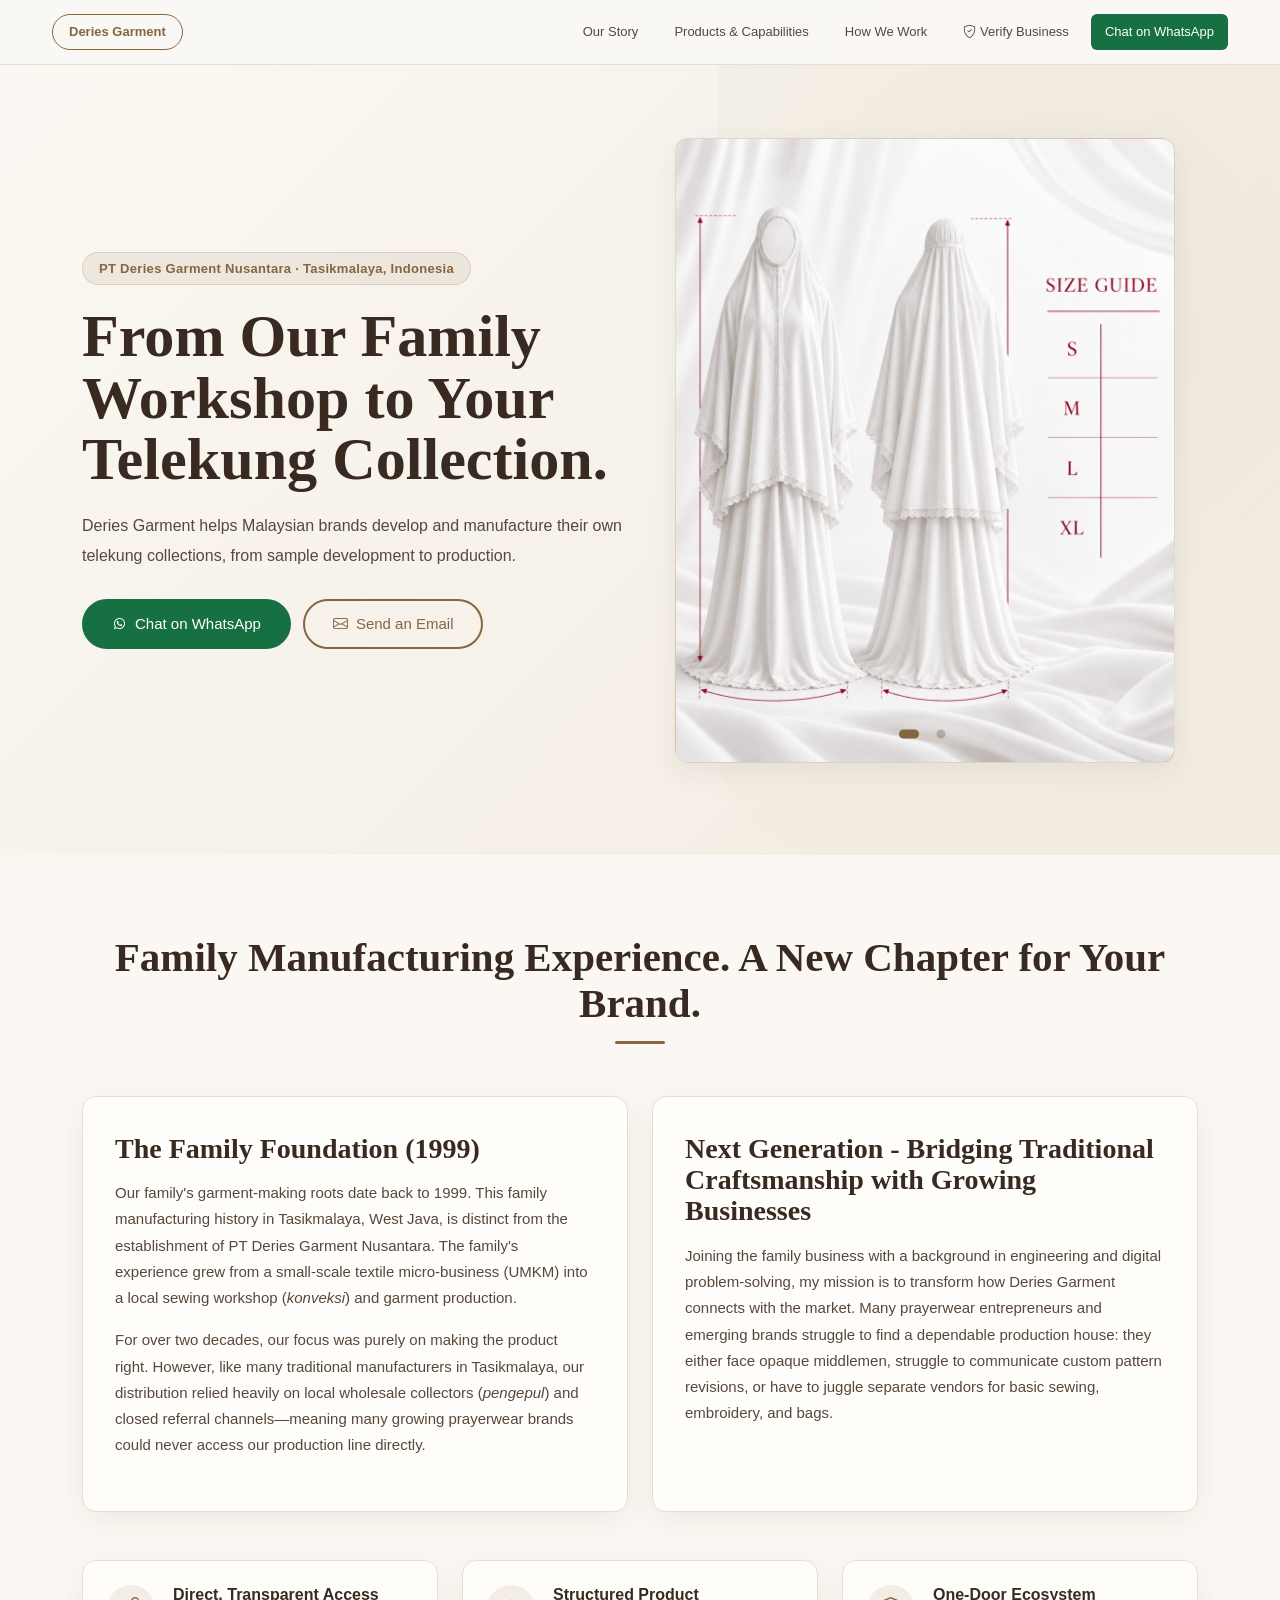
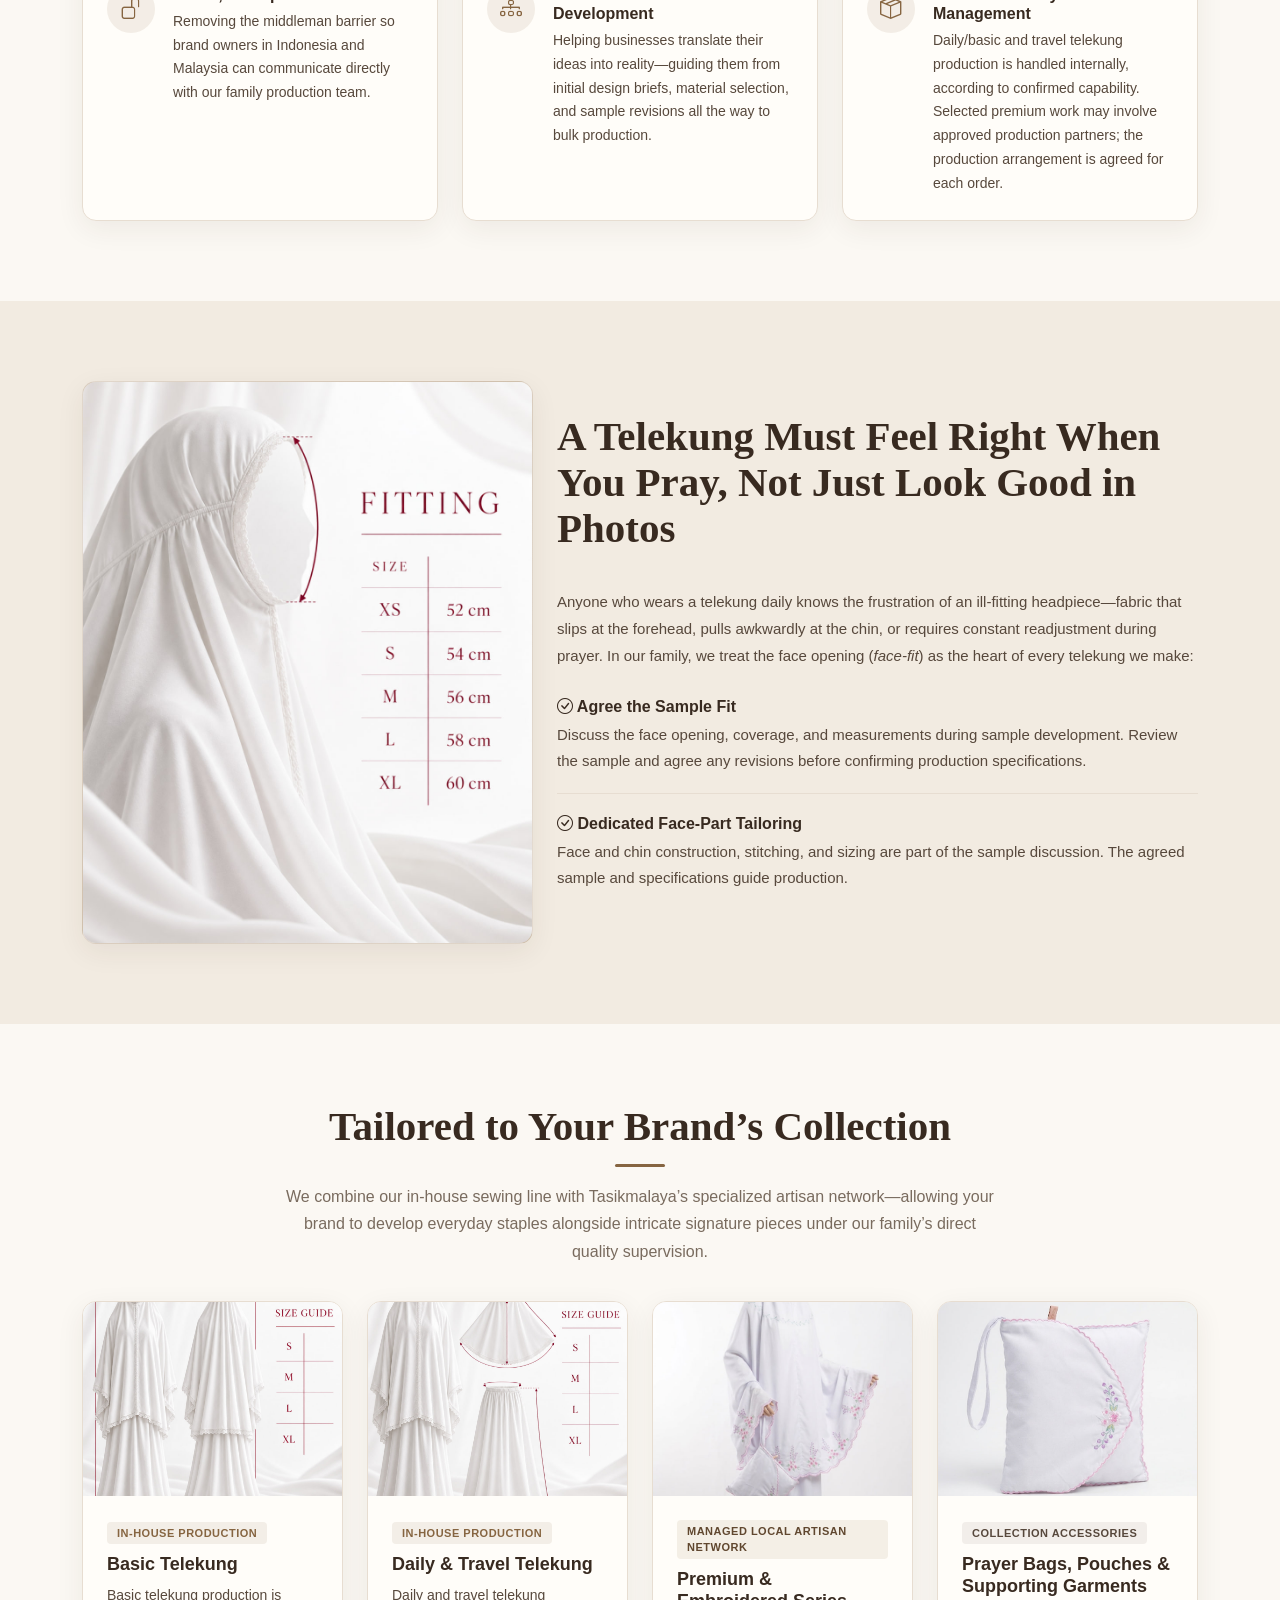
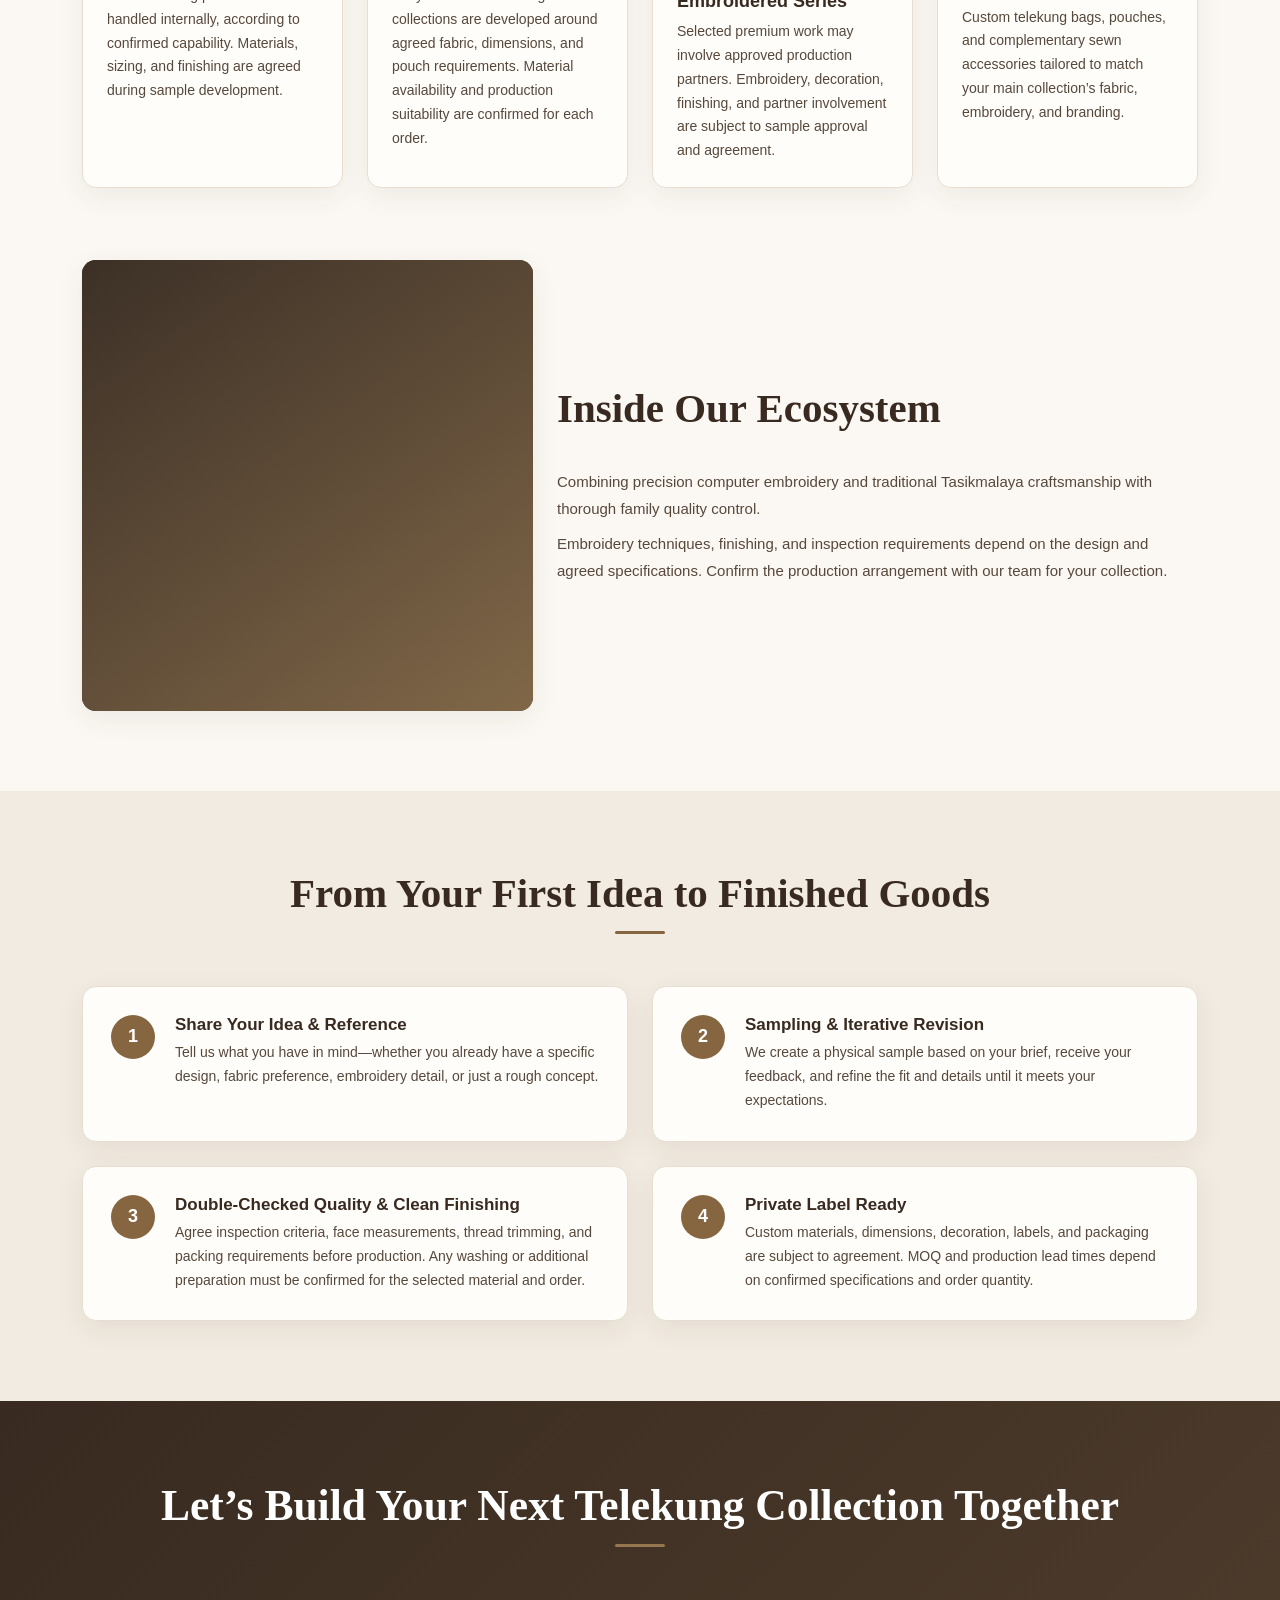
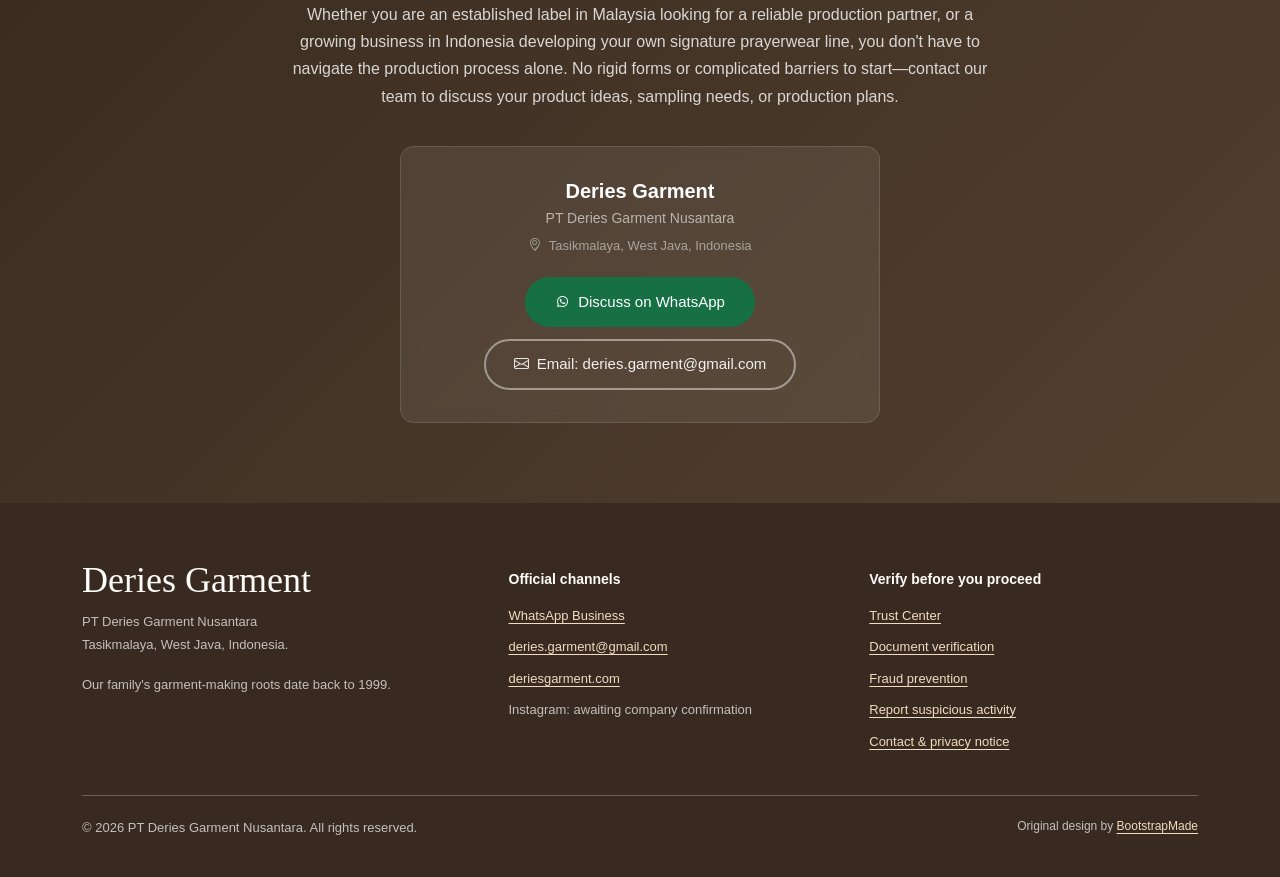
<file: index.html>
<!DOCTYPE html>
<html lang="en">

<head>
  <meta charset="utf-8">
  <!-- BEGIN SECURITY -->
<meta http-equiv="Content-Security-Policy" content="default-src 'self'; script-src 'self'; style-src 'self' 'unsafe-inline' https://fonts.googleapis.com; font-src 'self' https://fonts.gstatic.com; img-src 'self' data:; media-src 'self'; connect-src 'none'; object-src 'none'; base-uri 'none'; form-action 'none'">
  <meta name="referrer" content="no-referrer">
<!-- END SECURITY -->
  <link rel="canonical" href="https://deriesgarment.com/">
  <meta content="width=device-width, initial-scale=1.0" name="viewport">

  <title>Deries Garment — Family-Owned Prayerwear Manufacturer | Tasikmalaya, Indonesia</title>
  <meta content="Deries Garment: Our family's garment-making roots date back to 1999 in Tasikmalaya. B2B manufacturing partner for telekung (prayerwear) brands in Indonesia and Malaysia. Direct access, structured product development, and one-door ecosystem management." name="description">

  <!-- Open Graph -->
  <meta property="og:type" content="website">
  <meta property="og:locale" content="en_US">
  <meta property="og:site_name" content="Deries Garment">
  <meta property="og:title" content="Deries Garment — Family-Owned Prayerwear Manufacturer">
  <meta property="og:description" content="Our family's garment-making roots date back to 1999. B2B manufacturing partner for telekung brands in Indonesia and Malaysia.">
  <meta property="og:url" content="https://deriesgarment.com/">
  <meta property="og:image" content="https://deriesgarment.com/img/Telekung/telekung-fullsize.jpg">

  <!-- Favicons -->
  <link href="img/R.png" rel="icon">
  <link href="img/apple-touch-icon.png" rel="apple-touch-icon">

  <!-- Google Fonts -->
  <link href="https://fonts.googleapis.com/css?family=Open+Sans:300,300i,400,400i,600,600i,700,700i|Raleway:300,300i,400,400i,500,500i,600,600i,700,700i|Poppins:300,300i,400,400i,500,500i,600,600i,700,700i" rel="stylesheet">
  <link href="https://fonts.googleapis.com/css2?family=Cormorant+Garamond:wght@500;600;700&display=swap" rel="stylesheet">

  <!-- Vendor CSS Files -->
  <link href="vendor/aos/aos.css" rel="stylesheet">
  <link href="vendor/bootstrap/css/bootstrap.min.css" rel="stylesheet">
  <link href="vendor/bootstrap-icons/bootstrap-icons.css" rel="stylesheet">
  <link href="vendor/boxicons/css/boxicons.min.css" rel="stylesheet">

  <!-- Template Main CSS + Deries Theme -->
  <link href="css/style.css" rel="stylesheet">
  <link href="css/deries.css" rel="stylesheet">
  <link href="css/trust.css" rel="stylesheet">
</head>

<body class="deries-page">
  <a class="dg-skip-link" href="#main">Skip to content</a>

  <!-- ======= Top Navigation Bar ======= -->
<!-- BEGIN NAVIGATION -->
<nav class="dg-navbar" id="dg-navbar" aria-label="Primary navigation">
  <div class="container">
    <a href="/" class="dg-nav-back">Deries Garment</a>
    <button class="dg-mobile-toggle" id="dg-mobile-toggle" type="button" aria-label="Toggle navigation" aria-controls="dg-nav-links" aria-expanded="false" hidden>
      <i class="bi bi-list" aria-hidden="true"></i>
    </button>
    <ul class="dg-nav-links" id="dg-nav-links">
      <li><a href="/#story">Our Story</a></li>
      <li><a href="/#products">Products &amp; Capabilities</a></li>
      <li><a href="/#process">How We Work</a></li>
      <li><a href="/verify/" ><i class="bi bi-shield-check" aria-hidden="true"></i> Verify Business</a></li>
      <li><a href="https://wa.me/qr/LBYEFDWRSCYXO1?s=r" class="dg-nav-cta" target="_blank" rel="noopener noreferrer">Chat on WhatsApp</a></li>
    </ul>
  </div>
</nav>

<!-- END NAVIGATION -->

  <main id="main" tabindex="-1">

    <!-- ======= Section 1: Hero ======= -->
    <section id="dg-hero" class="dg-hero">
      <div class="container">
        <div class="row align-items-center gy-5">
          <div class="col-lg-6" data-aos="fade-right" data-aos-delay="100">
            <span class="dg-eyebrow">PT Deries Garment Nusantara · Tasikmalaya, Indonesia</span>
            <h1>From Our Family Workshop to Your Telekung Collection.</h1>
            <p class="dg-hero-sub">Deries Garment helps Malaysian brands develop and manufacture their own telekung collections, from sample development to production.</p>
            <div class="dg-hero-actions">
              <a href="https://wa.me/qr/LBYEFDWRSCYXO1?s=r" class="dg-btn dg-btn-primary" target="_blank" rel="noopener">
                <i class="bx bxl-whatsapp" aria-hidden="true"></i> Chat on WhatsApp
              </a>
              <a href="mailto:deries.garment@gmail.com" class="dg-btn dg-btn-secondary">
                <i class="bi bi-envelope" aria-hidden="true"></i> Send an Email
              </a>
            </div>
          </div>
          <div class="col-lg-6" data-aos="fade-left" data-aos-delay="200">
            <figure class="dg-media-frame dg-hero-frame dg-slider" aria-roledescription="carousel" aria-label="Telekung size guide">
              <div class="dg-slides">
                <img src="img/Telekung/telekung-depan-belakang.jpg" alt="Telekung size guide showing front and back view with full-length measurements" class="dg-hero-img dg-slide is-active" fetchpriority="high">
                <img src="img/Telekung/telekung-size.jpg" alt="Telekung size guide showing headpiece and skirt measurements" class="dg-hero-img dg-slide" loading="lazy" decoding="async">
              </div>
              <div class="dg-slider-dots" role="tablist" aria-label="Choose slide">
                <button type="button" class="dg-slider-dot is-active" role="tab" aria-selected="true" aria-label="Slide 1: front and back view"></button>
                <button type="button" class="dg-slider-dot" role="tab" aria-selected="false" aria-label="Slide 2: headpiece and skirt"></button>
              </div>
            </figure>
          </div>
        </div>
      </div>
    </section><!-- End Hero -->

    <!-- ======= Section 2: Our Story & The Transformation ======= -->
    <section id="story" class="dg-section">
      <div class="container" data-aos="fade-up">

        <div class="dg-section-title">
          <h2>Family Manufacturing Experience. A New Chapter for Your Brand.</h2>
        </div>

        <div class="row gy-4">
          <!-- Part 1: Foundation -->
          <div class="col-lg-6" data-aos="fade-up" data-aos-delay="100">
            <div class="dg-story-card">
              <h3>The Family Foundation (1999)</h3>
              <p>Our family's garment-making roots date back to 1999. This family manufacturing history in Tasikmalaya, West Java, is distinct from the establishment of PT Deries Garment Nusantara. The family's experience grew from a small-scale textile micro-business (UMKM) into a local sewing workshop (<em>konveksi</em>) and garment production.</p>
              <p>For over two decades, our focus was purely on making the product right. However, like many traditional manufacturers in Tasikmalaya, our distribution relied heavily on local wholesale collectors (<em>pengepul</em>) and closed referral channels—meaning many growing prayerwear brands could never access our production line directly.</p>
            </div>
          </div>

          <!-- Part 2: Transformation -->
          <div class="col-lg-6" data-aos="fade-up" data-aos-delay="200">
            <div class="dg-story-card">
              <h3>Next Generation - Bridging Traditional Craftsmanship with Growing Businesses</h3>
              <p>Joining the family business with a background in engineering and digital problem-solving, my mission is to transform how Deries Garment connects with the market. Many prayerwear entrepreneurs and emerging brands struggle to find a dependable production house: they either face opaque middlemen, struggle to communicate custom pattern revisions, or have to juggle separate vendors for basic sewing, embroidery, and bags.</p>
            </div>
          </div>
        </div>

        <!-- Transformation Pillars -->
        <div class="dg-pillars">
          <div class="row gy-4">
            <div class="col-lg-4" data-aos="fade-up" data-aos-delay="100">
              <div class="dg-pillar">
                <div class="dg-pillar-icon">
                  <i class="bi bi-unlock"></i>
                </div>
                <div>
                  <h4>Direct, Transparent Access</h4>
                  <p>Removing the middleman barrier so brand owners in Indonesia and Malaysia can communicate directly with our family production team.</p>
                </div>
              </div>
            </div>
            <div class="col-lg-4" data-aos="fade-up" data-aos-delay="200">
              <div class="dg-pillar">
                <div class="dg-pillar-icon">
                  <i class="bi bi-diagram-3"></i>
                </div>
                <div>
                  <h4>Structured Product Development</h4>
                  <p>Helping businesses translate their ideas into reality—guiding them from initial design briefs, material selection, and sample revisions all the way to bulk production.</p>
                </div>
              </div>
            </div>
            <div class="col-lg-4" data-aos="fade-up" data-aos-delay="300">
              <div class="dg-pillar">
                <div class="dg-pillar-icon">
                  <i class="bi bi-box-seam"></i>
                </div>
                <div>
                  <h4>One-Door Ecosystem Management</h4>
                  <p>Daily/basic and travel telekung production is handled internally, according to confirmed capability. Selected premium work may involve approved production partners; the production arrangement is agreed for each order.</p>
                </div>
              </div>
            </div>
          </div>
        </div>

      </div>
    </section><!-- End Story Section -->

    <!-- ======= Section 3: Comfort Philosophy ======= -->
    <section id="comfort" class="dg-section dg-comfort">
      <div class="container" data-aos="fade-up">

        <div class="row align-items-center gy-5">
          <div class="col-lg-5" data-aos="fade-right" data-aos-delay="100">
            <figure class="dg-media-frame dg-comfort-frame">
              <img src="img/Telekung/telekung-face.jpg" alt="Telekung face-fit size chart from XS 52 cm to XL 60 cm, measured around the face opening" class="dg-comfort-img" loading="lazy" decoding="async">
            </figure>
          </div>
          <div class="col-lg-7" data-aos="fade-left" data-aos-delay="200">
            <div class="dg-section-title dg-section-title-left">
              <h2 class="dg-comfort-heading">A Telekung Must Feel Right When You Pray, Not Just Look Good in Photos</h2>
            </div>
            <p class="dg-comfort-lead">Anyone who wears a telekung daily knows the frustration of an ill-fitting headpiece—fabric that slips at the forehead, pulls awkwardly at the chin, or requires constant readjustment during prayer. In our family, we treat the face opening (<em>face-fit</em>) as the heart of every telekung we make:</p>

            <div class="dg-comfort-point">
              <h4><i class="bi bi-check-circle" aria-hidden="true"></i> Agree the Sample Fit</h4>
              <p>Discuss the face opening, coverage, and measurements during sample development. Review the sample and agree any revisions before confirming production specifications.</p>
            </div>

            <div class="dg-comfort-point">
              <h4><i class="bi bi-check-circle" aria-hidden="true"></i> Dedicated Face-Part Tailoring</h4>
              <p>Face and chin construction, stitching, and sizing are part of the sample discussion. The agreed sample and specifications guide production.</p>
            </div>
          </div>
        </div>

      </div>
    </section><!-- End Comfort Philosophy -->

    <!-- ======= Section 4: Product Lines & Capabilities ======= -->
    <section id="products" class="dg-section">
      <div class="container" data-aos="fade-up">

        <div class="dg-section-title">
          <h2>Tailored to Your Brand’s Collection</h2>
          <p>We combine our in-house sewing line with Tasikmalaya’s specialized artisan network—allowing your brand to develop everyday staples alongside intricate signature pieces under our family’s direct quality supervision.</p>
        </div>

        <div class="row gy-4">

          <!-- Product 1: Basic Telekung -->
          <div class="col-lg-3 col-md-6" data-aos="fade-up" data-aos-delay="100">
            <div class="dg-product-card">
              <figure class="dg-product-media">
                <img src="img/Telekung/telekung-depan-belakang.jpg" alt="Basic white telekung with lace trim by Deries Garment, shown from the front and back" class="dg-product-img" loading="lazy" decoding="async">
              </figure>
              <div class="dg-product-body">
                <span class="product-tag product-tag-inhouse">In-House Production</span>
                <h4>Basic Telekung</h4>
                <p>Basic telekung production is handled internally, according to confirmed capability. Materials, sizing, and finishing are agreed during sample development.</p>
              </div>
            </div>
          </div>

          <!-- Product 2: Daily & Travel -->
          <div class="col-lg-3 col-md-6" data-aos="fade-up" data-aos-delay="200">
            <div class="dg-product-card">
              <figure class="dg-product-media">
                <img src="img/Telekung/telekung-size.jpg" alt="Two-piece daily telekung by Deries Garment: lace-trimmed headpiece and elastic-waist skirt" class="dg-product-img" loading="lazy" decoding="async">
              </figure>
              <div class="dg-product-body">
                <span class="product-tag product-tag-inhouse">In-House Production</span>
                <h4>Daily & Travel Telekung</h4>
                <p>Daily and travel telekung collections are developed around agreed fabric, dimensions, and pouch requirements. Material availability and production suitability are confirmed for each order.</p>
              </div>
            </div>
          </div>

          <!-- Product 3: Premium & Embroidered -->
          <div class="col-lg-3 col-md-6" data-aos="fade-up" data-aos-delay="300">
            <div class="dg-product-card">
              <figure class="dg-product-media">
                <img src="img/Telekung/telekung-fullsize.jpg" alt="Premium white telekung with pink floral embroidery and scalloped edges" style="object-position: 50% 45%;" class="dg-product-img" loading="lazy" decoding="async">
              </figure>
              <div class="dg-product-body">
                <span class="product-tag product-tag-artisan">Managed Local Artisan Network</span>
                <h4>Premium & Embroidered Series</h4>
                <p>Selected premium work may involve approved production partners. Embroidery, decoration, finishing, and partner involvement are subject to sample approval and agreement.</p>
              </div>
            </div>
          </div>

          <!-- Product 4: Bags & Pouches -->
          <div class="col-lg-3 col-md-6" data-aos="fade-up" data-aos-delay="400">
            <div class="dg-product-card">
              <figure class="dg-product-media">
                <img src="img/Telekung/telekung-bag.jpg" alt="White prayer pouch with pink floral embroidery, scalloped edges and wrist strap, made to match the telekung" style="object-position: 50% 60%;" class="dg-product-img" loading="lazy" decoding="async">
              </figure>
              <div class="dg-product-body">
                <span class="product-tag product-tag-accessory">Collection Accessories</span>
                <h4>Prayer Bags, Pouches & Supporting Garments</h4>
                <p>Custom telekung bags, pouches, and complementary sewn accessories tailored to match your main collection’s fabric, embroidery, and branding.</p>
              </div>
            </div>
          </div>

        </div>

        <!-- Video Feature -->
        <div class="dg-video-feature row align-items-center gy-4">
          <div class="col-lg-5" data-aos="fade-right" data-aos-delay="100">
            <figure class="dg-video-banner dg-video-square">
              <video autoplay loop muted playsinline preload="auto" aria-label="Computer embroidery machine stitching a telekung in Tasikmalaya">
                <source src="img/Telekung/Telekung-process.mp4" type="video/mp4">
                Your browser does not support the video element.
              </video>
            </figure>
          </div>
          <div class="col-lg-7" data-aos="fade-left" data-aos-delay="200">
            <div class="dg-section-title dg-section-title-left">
              <h2 class="dg-comfort-heading">Inside Our Ecosystem</h2>
            </div>
            <p class="dg-comfort-lead">Combining precision computer embroidery and traditional Tasikmalaya craftsmanship with thorough family quality control.</p>
            <p class="dg-video-desc">Embroidery techniques, finishing, and inspection requirements depend on the design and agreed specifications. Confirm the production arrangement with our team for your collection.</p>
          </div>
        </div>

      </div>
    </section><!-- End Products Section -->

    <!-- ======= Section 5: Quality Control & How We Work ======= -->
    <section id="process" class="dg-section dg-section-alt">
      <div class="container" data-aos="fade-up">

        <div class="dg-section-title">
          <h2>From Your First Idea to Finished Goods</h2>
        </div>

        <div class="row gy-4">

          <!-- Step 1 -->
          <div class="col-lg-6 col-md-6" data-aos="fade-up" data-aos-delay="100">
            <div class="dg-process-step">
              <div class="dg-step-num">1</div>
              <div>
                <h4>Share Your Idea & Reference</h4>
                <p>Tell us what you have in mind—whether you already have a specific design, fabric preference, embroidery detail, or just a rough concept.</p>
              </div>
            </div>
          </div>

          <!-- Step 2 -->
          <div class="col-lg-6 col-md-6" data-aos="fade-up" data-aos-delay="200">
            <div class="dg-process-step">
              <div class="dg-step-num">2</div>
              <div>
                <h4>Sampling & Iterative Revision</h4>
                <p>We create a physical sample based on your brief, receive your feedback, and refine the fit and details until it meets your expectations.</p>
              </div>
            </div>
          </div>

          <!-- Step 3 -->
          <div class="col-lg-6 col-md-6" data-aos="fade-up" data-aos-delay="300">
            <div class="dg-process-step">
              <div class="dg-step-num">3</div>
              <div>
                <h4>Double-Checked Quality & Clean Finishing</h4>
                <p>Agree inspection criteria, face measurements, thread trimming, and packing requirements before production. Any washing or additional preparation must be confirmed for the selected material and order.</p>
              </div>
            </div>
          </div>

          <!-- Step 4 -->
          <div class="col-lg-6 col-md-6" data-aos="fade-up" data-aos-delay="400">
            <div class="dg-process-step">
              <div class="dg-step-num">4</div>
              <div>
                <h4>Private Label Ready</h4>
                <p>Custom materials, dimensions, decoration, labels, and packaging are subject to agreement. MOQ and production lead times depend on confirmed specifications and order quantity.</p>
              </div>
            </div>
          </div>

        </div>

      </div>
    </section><!-- End Process Section -->

    <!-- ======= Section 6: Closing CTA ======= -->
    <section id="cta" class="dg-cta-section">
      <div class="container" data-aos="fade-up">

        <div class="dg-section-title">
          <h2>Let’s Build Your Next Telekung Collection Together</h2>
        </div>

        <p class="text-center">Whether you are an established label in Malaysia looking for a reliable production partner, or a growing business in Indonesia developing your own signature prayerwear line, you don't have to navigate the production process alone. No rigid forms or complicated barriers to start—contact our team to discuss your product ideas, sampling needs, or production plans.</p>

        <div class="dg-contact-card" data-aos="zoom-in" data-aos-delay="200">
          <h4>Deries Garment</h4>
          <p class="contact-role">PT Deries Garment Nusantara</p>
          <p class="contact-location"><i class="bi bi-geo-alt" aria-hidden="true"></i> Tasikmalaya, West Java, Indonesia</p>
          <div class="dg-contact-actions">
            <a href="https://wa.me/qr/LBYEFDWRSCYXO1?s=r" class="dg-btn dg-btn-primary" target="_blank" rel="noopener">
              <i class="bx bxl-whatsapp" aria-hidden="true"></i> Discuss on WhatsApp
            </a>
            <a href="mailto:deries.garment@gmail.com" class="dg-btn dg-btn-secondary dg-btn-on-dark">
              <i class="bi bi-envelope" aria-hidden="true"></i> Email: deries.garment@gmail.com
            </a>
          </div>
        </div>

      </div>
    </section><!-- End CTA Section -->

  </main><!-- End #main -->

  <!-- ======= Footer ======= -->
<!-- BEGIN FOOTER -->
<footer id="footer" class="dg-company-footer">
  <div class="container">
    <div class="dg-footer-grid">
      <div>
        <h2>Deries Garment</h2>
        <p>PT Deries Garment Nusantara<br>Tasikmalaya, West Java, Indonesia.</p>
        <p class="dg-footer-note">Our family's garment-making roots date back to 1999.</p>
      </div>
      <div>
        <h3>Official channels</h3>
        <ul>
          <li><a href="https://wa.me/qr/LBYEFDWRSCYXO1?s=r" target="_blank" rel="noopener noreferrer">WhatsApp Business</a></li>
          <li><a href="mailto:deries.garment@gmail.com">deries.garment@gmail.com</a></li>
          <li><a href="https://deriesgarment.com/">deriesgarment.com</a></li>
          <li>Instagram: awaiting company confirmation</li>
        </ul>
      </div>
      <div>
        <h3>Verify before you proceed</h3>
        <ul>
          <li><a href="/verify/">Trust Center</a></li>
          <li><a href="/verify/document/">Document verification</a></li>
          <li><a href="/verify/#fraud-prevention">Fraud prevention</a></li>
          <li><a href="/verify/#report">Report suspicious activity</a></li>
          <li><a href="/verify/#privacy">Contact &amp; privacy notice</a></li>
        </ul>
      </div>
    </div>
    <div class="dg-footer-bottom">
      <p>© <span data-current-year>2026</span> PT Deries Garment Nusantara. All rights reserved.</p>
      <p class="credits">Original design by <a href="https://bootstrapmade.com/">BootstrapMade</a></p>
    </div>
  </div>
</footer>

<!-- END FOOTER -->

  <div id="preloader"></div>
  <a href="#" class="back-to-top d-flex align-items-center justify-content-center" aria-label="Back to top"><i class="bi bi-arrow-up-short"></i></a>

  <!-- Vendor JS Files -->
  <script src="vendor/purecounter/purecounter_vanilla.js"></script>
  <script src="vendor/aos/aos.js"></script>
  <script src="vendor/bootstrap/js/bootstrap.bundle.min.js"></script>
  <script src="vendor/waypoints/noframework.waypoints.js"></script>

  <!-- Template Main JS File -->
  <script src="js/main.js"></script>

  <script src="js/site.js"></script>
  <script src="js/deries.js"></script>


</body>

</html>
</file>
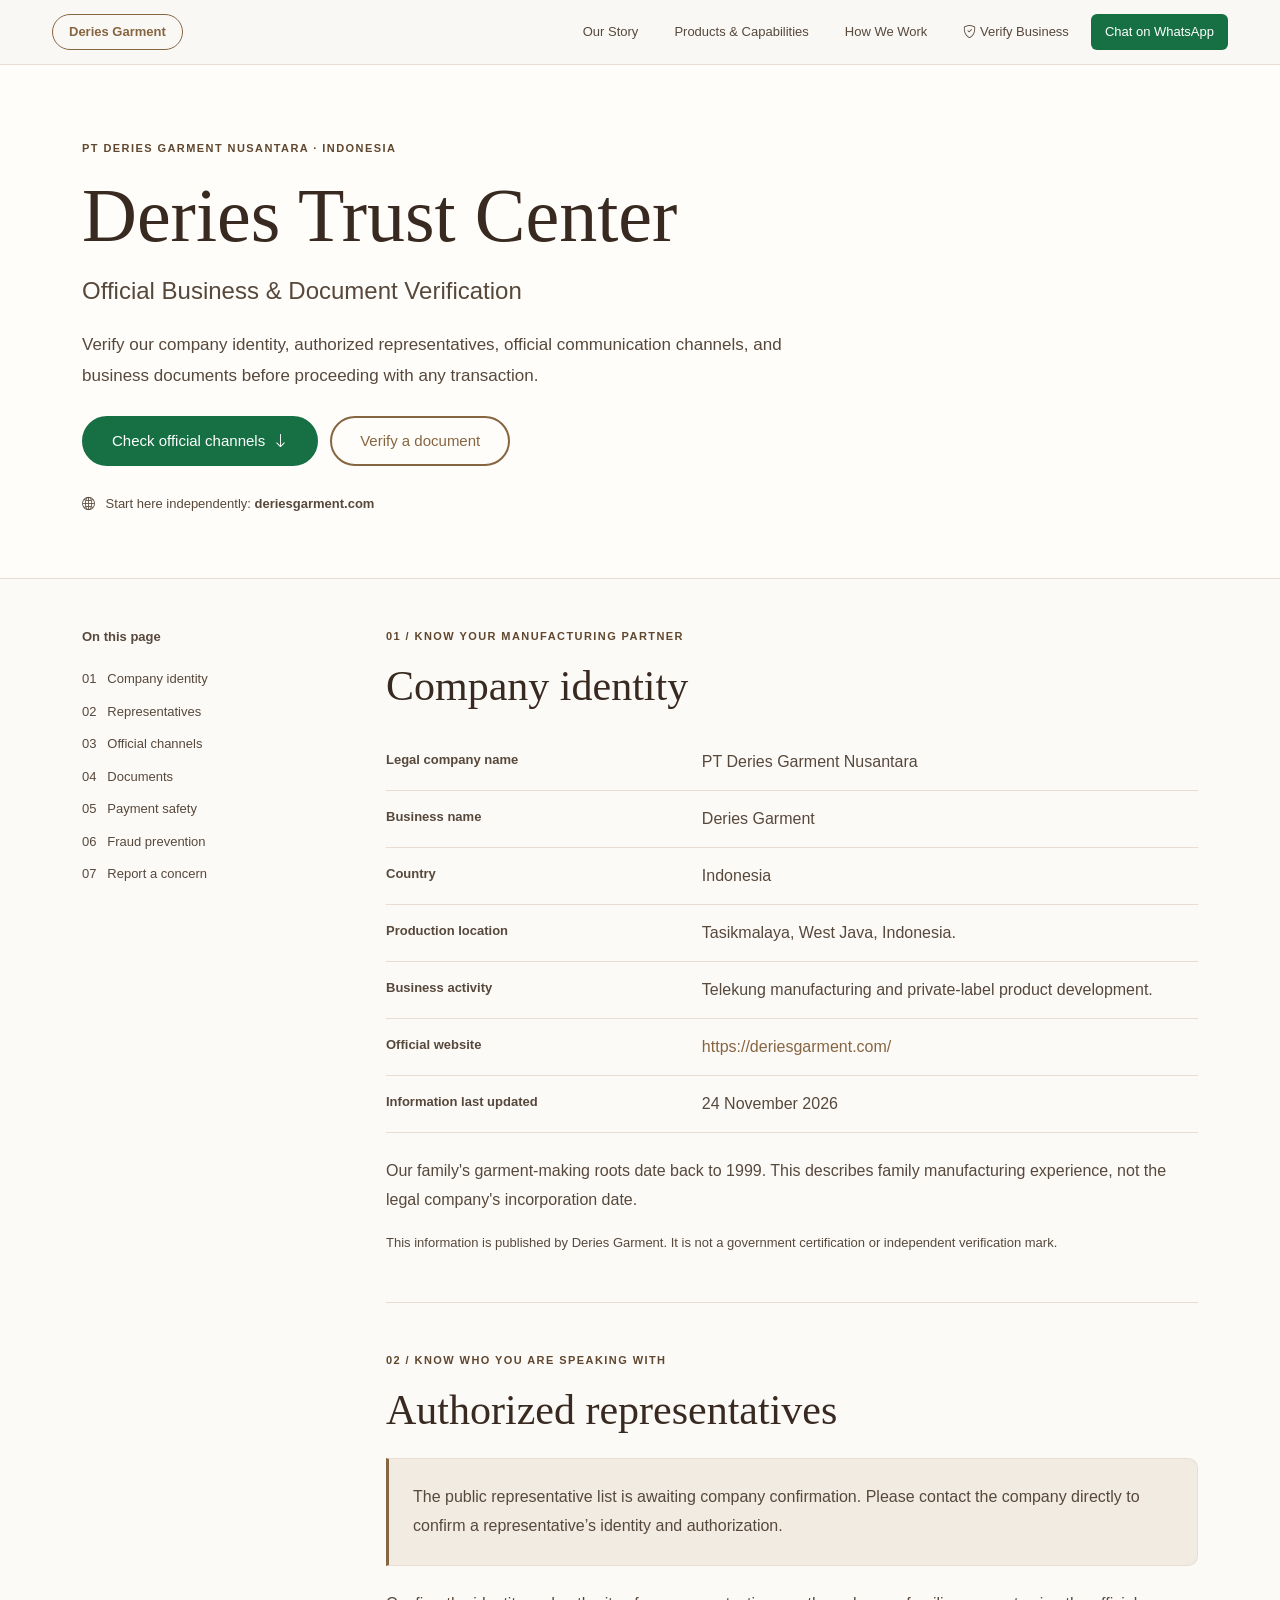
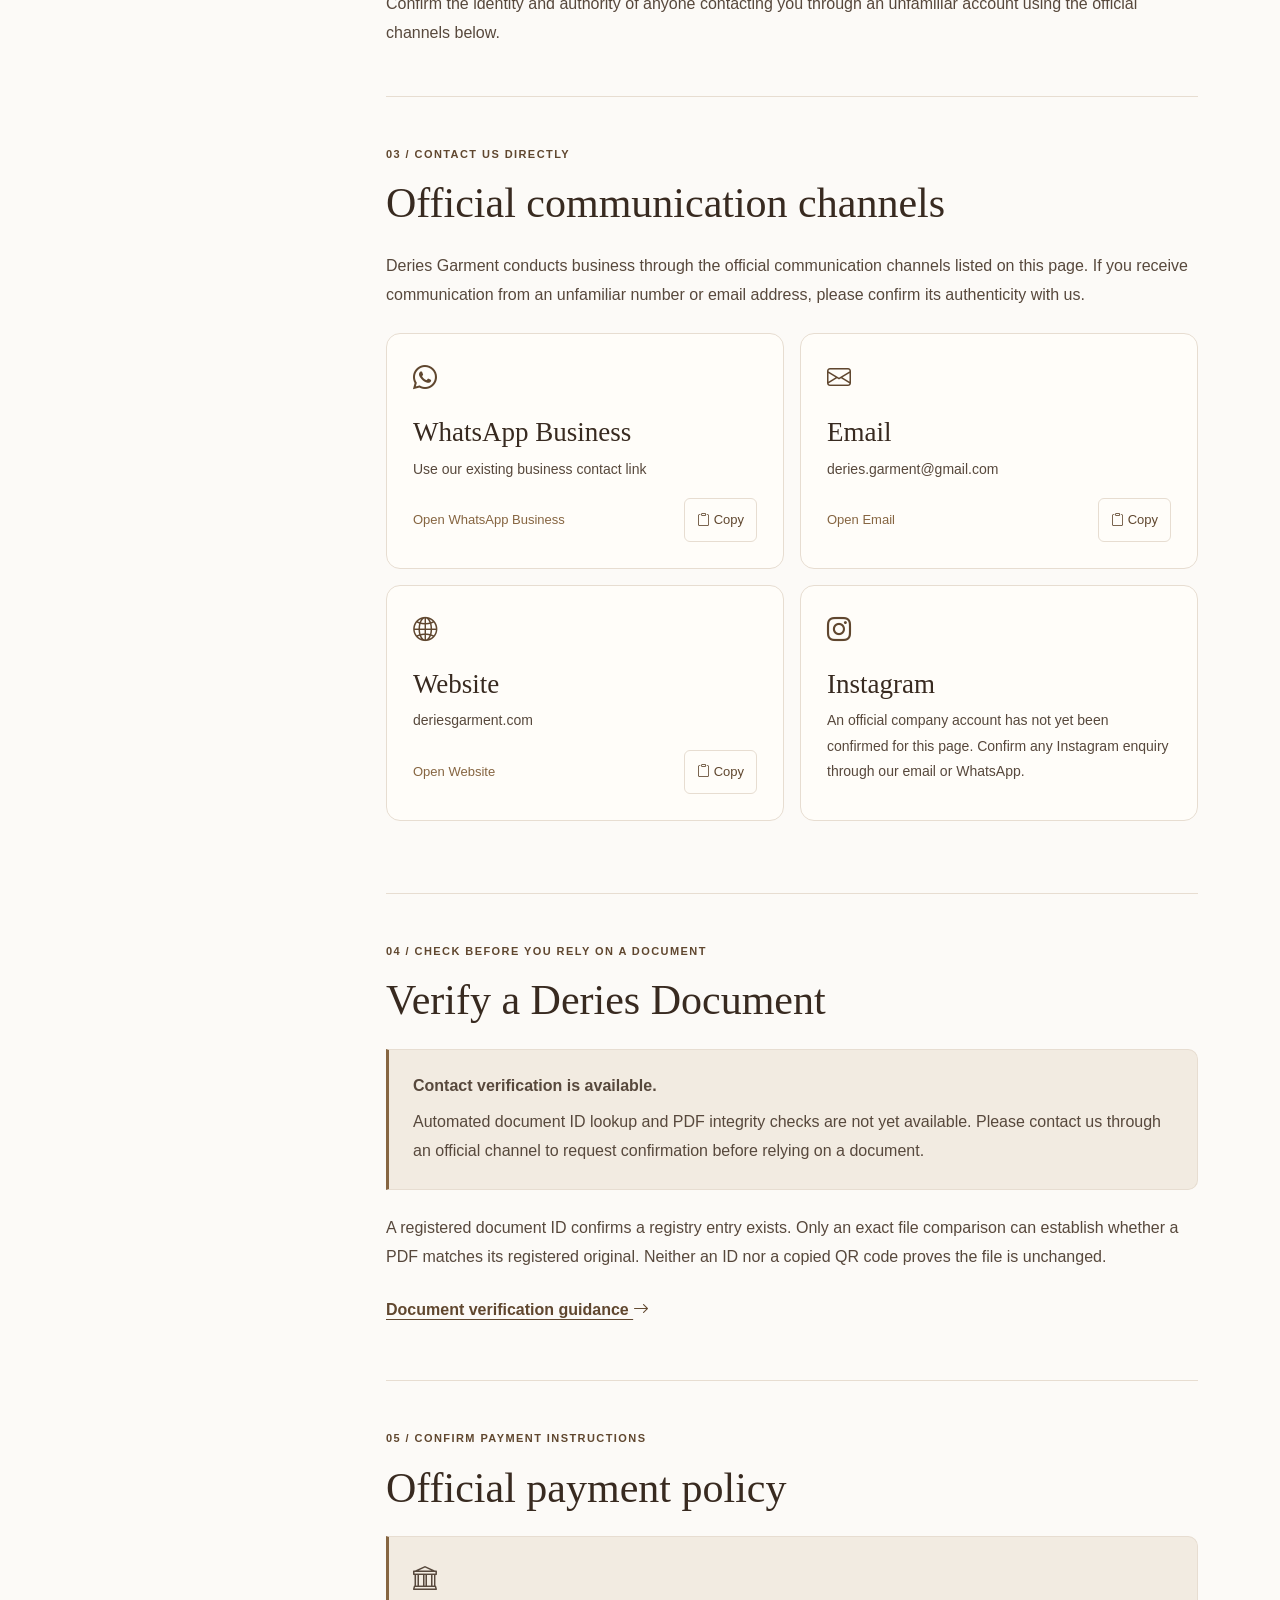
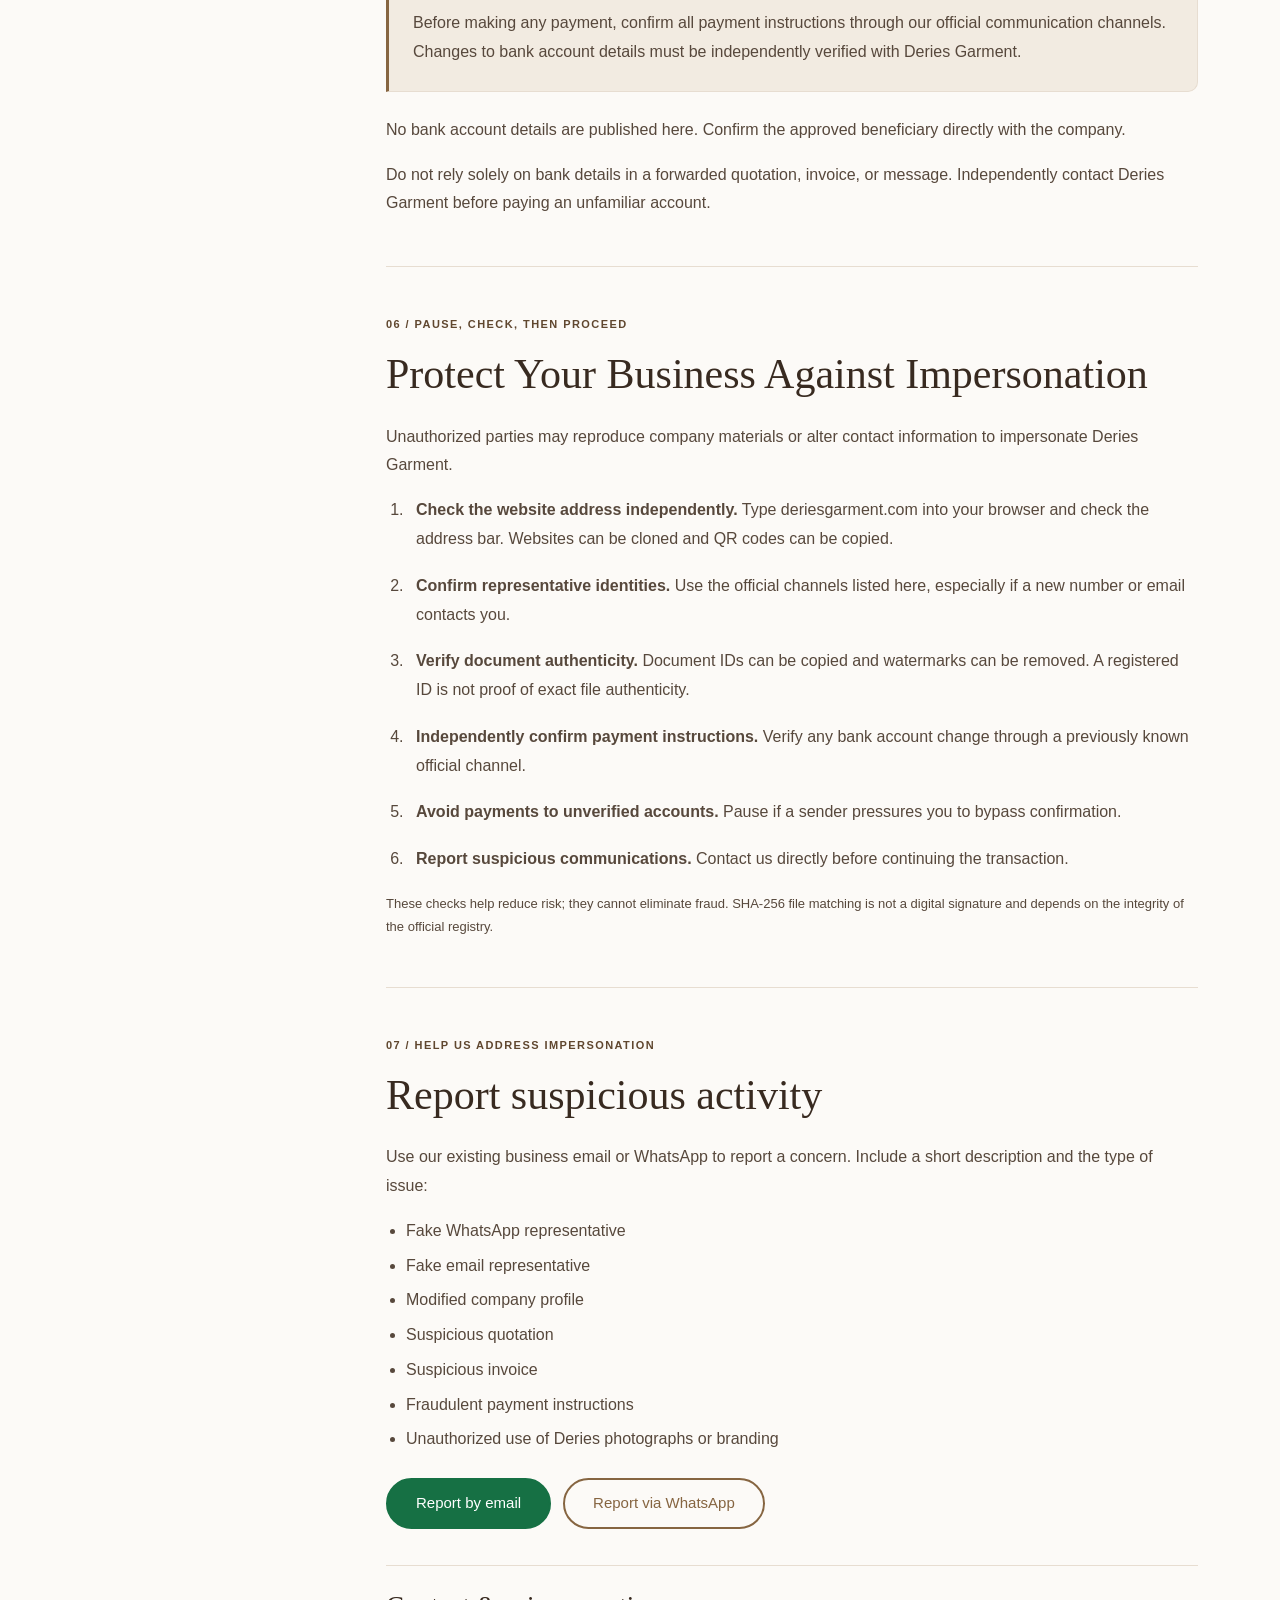
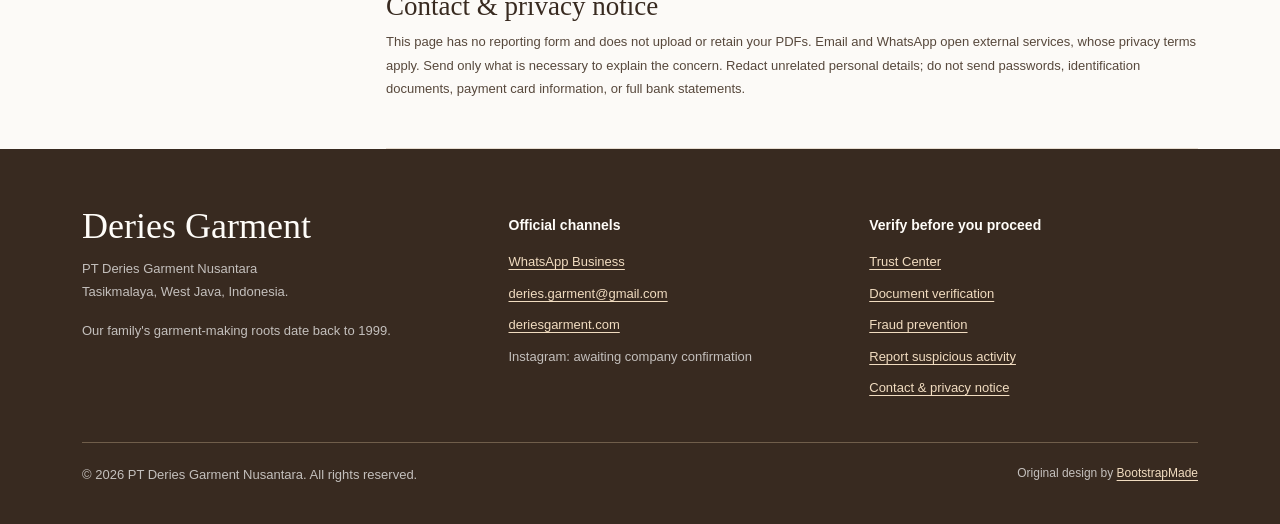
<file: verify/index.html>
<!DOCTYPE html>
<html lang="en">
<head>
  <meta charset="utf-8">
  <meta http-equiv="Content-Security-Policy" content="default-src 'self'; script-src 'self'; style-src 'self' 'unsafe-inline' https://fonts.googleapis.com; font-src 'self' https://fonts.gstatic.com; img-src 'self' data:; media-src 'self'; connect-src 'none'; object-src 'none'; base-uri 'none'; form-action 'none'">
  <meta name="referrer" content="no-referrer">
  <meta name="viewport" content="width=device-width, initial-scale=1">
  <title>Deries Trust Center | Official Business Verification</title>
  <meta name="description" content="Verify the official company identity, authorized representatives, communication channels, and business documents of PT Deries Garment Nusantara.">
  <meta name="robots" content="index, follow">
  <link rel="canonical" href="https://deriesgarment.com/verify/">
  <meta property="og:type" content="website">
  <meta property="og:site_name" content="Deries Garment">
  <meta property="og:title" content="Deries Trust Center | Official Business Verification">
  <meta property="og:description" content="Verify the official company identity, authorized representatives, communication channels, and business documents of PT Deries Garment Nusantara.">
  <meta property="og:url" content="https://deriesgarment.com/verify/">
  <link rel="icon" href="/img/R.png">
  <link rel="stylesheet" href="https://fonts.googleapis.com/css2?family=Cormorant+Garamond:wght@500;600;700&amp;family=Open+Sans:wght@400;500;600;700&amp;family=Raleway:wght@500;600;700&amp;display=swap">
  <link rel="stylesheet" href="/vendor/bootstrap/css/bootstrap.min.css">
  <link rel="stylesheet" href="/vendor/bootstrap-icons/bootstrap-icons.css">
  <link rel="stylesheet" href="/css/style.css">
  <link rel="stylesheet" href="/css/deries.css">
  <link rel="stylesheet" href="/css/trust.css">
  <script src="/js/site.js" defer></script>
</head>
<body class="deries-page dg-trust-page">
  <a class="dg-skip-link" href="#main">Skip to content</a>
  <nav class="dg-navbar" id="dg-navbar" aria-label="Primary navigation">
  <div class="container">
    <a href="/" class="dg-nav-back">Deries Garment</a>
    <button class="dg-mobile-toggle" id="dg-mobile-toggle" type="button" aria-label="Toggle navigation" aria-controls="dg-nav-links" aria-expanded="false" hidden>
      <i class="bi bi-list" aria-hidden="true"></i>
    </button>
    <ul class="dg-nav-links" id="dg-nav-links">
      <li><a href="/#story">Our Story</a></li>
      <li><a href="/#products">Products &amp; Capabilities</a></li>
      <li><a href="/#process">How We Work</a></li>
      <li><a href="/verify/" aria-current="page"><i class="bi bi-shield-check" aria-hidden="true"></i> Verify Business</a></li>
      <li><a href="https://wa.me/qr/LBYEFDWRSCYXO1?s=r" class="dg-nav-cta" target="_blank" rel="noopener noreferrer">Chat on WhatsApp</a></li>
    </ul>
  </div>
</nav>

  <main id="main" tabindex="-1"><header class="dg-trust-hero">
  <div class="container">
    <p class="dg-trust-kicker">PT Deries Garment Nusantara · Indonesia</p>
    <h1>Deries Trust Center</h1>
    <p class="dg-trust-subtitle">Official Business &amp; Document Verification</p>
    <p class="dg-trust-lead">Verify our company identity, authorized representatives, official communication channels, and business documents before proceeding with any transaction.</p>
    <div class="dg-trust-actions">
      <a class="dg-btn dg-btn-primary" href="#channels">Check official channels <i class="bi bi-arrow-down" aria-hidden="true"></i></a>
      <a class="dg-btn dg-btn-secondary" href="/verify/document/">Verify a document</a>
    </div>
    <p class="dg-domain-note"><i class="bi bi-globe2" aria-hidden="true"></i> Start here independently: <strong>deriesgarment.com</strong></p>
  </div>
</header>
<div class="container dg-trust-layout">
  <nav class="dg-section-nav" aria-label="Trust Center sections">
    <span>On this page</span>
    <a href="#identity">01 &nbsp; Company identity</a>
    <a href="#representatives">02 &nbsp; Representatives</a>
    <a href="#channels">03 &nbsp; Official channels</a>
    <a href="#documents">04 &nbsp; Documents</a>
    <a href="#payments">05 &nbsp; Payment safety</a>
    <a href="#fraud-prevention">06 &nbsp; Fraud prevention</a>
    <a href="#report">07 &nbsp; Report a concern</a>
  </nav>
  <div class="dg-trust-sections">
    <section class="dg-trust-section" id="identity" aria-labelledby="identity-heading">
      <p class="dg-trust-kicker">01 / Know your manufacturing partner</p>
      <h2 id="identity-heading">Company identity</h2>
      <dl class="dg-facts">
        <div><dt>Legal company name</dt><dd>PT Deries Garment Nusantara</dd></div>
        <div><dt>Business name</dt><dd>Deries Garment</dd></div>
        <div><dt>Country</dt><dd>Indonesia</dd></div>
        <div><dt>Production location</dt><dd>Tasikmalaya, West Java, Indonesia.</dd></div>
        <div><dt>Business activity</dt><dd>Telekung manufacturing and private-label product development.</dd></div>
        <div><dt>Official website</dt><dd><a href="https://deriesgarment.com/">https://deriesgarment.com/</a></dd></div>

        <div><dt>Information last updated</dt><dd><time datetime="2026-11-24">24 November 2026</time></dd></div>
      </dl>
      <p>Our family's garment-making roots date back to 1999. This describes family manufacturing experience, not the legal company's incorporation date.</p>
      <p class="dg-small">This information is published by Deries Garment. It is not a government certification or independent verification mark.</p>
    </section>
    <section class="dg-trust-section" id="representatives" aria-labelledby="representatives-heading">
      <p class="dg-trust-kicker">02 / Know who you are speaking with</p>
      <h2 id="representatives-heading">Authorized representatives</h2>
      <div class="dg-notice"><p>The public representative list is awaiting company confirmation. Please contact the company directly to confirm a representative’s identity and authorization.</p></div>
      <p>Confirm the identity and authority of anyone contacting you through an unfamiliar account using the official channels below.</p>
    </section>
    <section class="dg-trust-section" id="channels" aria-labelledby="channels-heading">
      <p class="dg-trust-kicker">03 / Contact us directly</p>
      <h2 id="channels-heading">Official communication channels</h2>
      <p>Deries Garment conducts business through the official communication channels listed on this page. If you receive communication from an unfamiliar number or email address, please confirm its authenticity with us.</p>
      <div class="dg-channel-grid"><article class="dg-trust-card"><i class="bi bi-whatsapp dg-channel-icon" aria-hidden="true"></i><h3>WhatsApp Business</h3><p>Use our existing business contact link</p><div class="dg-channel-actions"><a href="https://wa.me/qr/LBYEFDWRSCYXO1?s=r" rel="noopener noreferrer">Open WhatsApp Business</a><button type="button" class="dg-copy" data-copy="https://wa.me/qr/LBYEFDWRSCYXO1?s=r" aria-label="Copy WhatsApp Business contact" hidden><i class="bi bi-clipboard" aria-hidden="true"></i> Copy</button></div></article><article class="dg-trust-card"><i class="bi bi-envelope dg-channel-icon" aria-hidden="true"></i><h3>Email</h3><p>deries.garment@gmail.com</p><div class="dg-channel-actions"><a href="mailto:deries.garment@gmail.com" rel="noopener noreferrer">Open Email</a><button type="button" class="dg-copy" data-copy="deries.garment@gmail.com" aria-label="Copy Email contact" hidden><i class="bi bi-clipboard" aria-hidden="true"></i> Copy</button></div></article><article class="dg-trust-card"><i class="bi bi-globe2 dg-channel-icon" aria-hidden="true"></i><h3>Website</h3><p>deriesgarment.com</p><div class="dg-channel-actions"><a href="https://deriesgarment.com/" rel="noopener noreferrer">Open Website</a><button type="button" class="dg-copy" data-copy="https://deriesgarment.com/" aria-label="Copy Website contact" hidden><i class="bi bi-clipboard" aria-hidden="true"></i> Copy</button></div></article><article class="dg-trust-card"><i class="bi bi-instagram dg-channel-icon" aria-hidden="true"></i><h3>Instagram</h3><p>An official company account has not yet been confirmed for this page. Confirm any Instagram enquiry through our email or WhatsApp.</p></article></div>
    </section>
    <section class="dg-trust-section" id="documents" aria-labelledby="documents-heading">
      <p class="dg-trust-kicker">04 / Check before you rely on a document</p>
      <h2 id="documents-heading">Verify a Deries Document</h2>
      <div class="dg-notice"><strong>Contact verification is available.</strong><p>Automated document ID lookup and PDF integrity checks are not yet available. Please contact us through an official channel to request confirmation before relying on a document.</p></div>
      <p>A registered document ID confirms a registry entry exists. Only an exact file comparison can establish whether a PDF matches its registered original. Neither an ID nor a copied QR code proves the file is unchanged.</p>
      <a class="dg-text-link" href="/verify/document/">Document verification guidance <i class="bi bi-arrow-right" aria-hidden="true"></i></a>
    </section>
    <section class="dg-trust-section" id="payments" aria-labelledby="payments-heading">
      <p class="dg-trust-kicker">05 / Confirm payment instructions</p>
      <h2 id="payments-heading">Official payment policy</h2>
      <div class="dg-notice"><i class="bi bi-bank" aria-hidden="true"></i><p>Before making any payment, confirm all payment instructions through our official communication channels. Changes to bank account details must be independently verified with Deries Garment.</p></div>
      <p>No bank account details are published here. Confirm the approved beneficiary directly with the company.</p>
      <p>Do not rely solely on bank details in a forwarded quotation, invoice, or message. Independently contact Deries Garment before paying an unfamiliar account.</p>
    </section>
    <section class="dg-trust-section" id="fraud-prevention" aria-labelledby="fraud-heading">
      <p class="dg-trust-kicker">06 / Pause, check, then proceed</p>
      <h2 id="fraud-heading">Protect Your Business Against Impersonation</h2>
      <p>Unauthorized parties may reproduce company materials or alter contact information to impersonate Deries Garment.</p>
      <ol class="dg-safety-list">
        <li><strong>Check the website address independently.</strong> Type deriesgarment.com into your browser and check the address bar. Websites can be cloned and QR codes can be copied.</li>
        <li><strong>Confirm representative identities.</strong> Use the official channels listed here, especially if a new number or email contacts you.</li>
        <li><strong>Verify document authenticity.</strong> Document IDs can be copied and watermarks can be removed. A registered ID is not proof of exact file authenticity.</li>
        <li><strong>Independently confirm payment instructions.</strong> Verify any bank account change through a previously known official channel.</li>
        <li><strong>Avoid payments to unverified accounts.</strong> Pause if a sender pressures you to bypass confirmation.</li>
        <li><strong>Report suspicious communications.</strong> Contact us directly before continuing the transaction.</li>
      </ol>
      <p class="dg-small">These checks help reduce risk; they cannot eliminate fraud. SHA-256 file matching is not a digital signature and depends on the integrity of the official registry.</p>
    </section>
    <section class="dg-trust-section" id="report" aria-labelledby="report-heading">
      <p class="dg-trust-kicker">07 / Help us address impersonation</p>
      <h2 id="report-heading">Report suspicious activity</h2>
      <p>Use our existing business email or WhatsApp to report a concern. Include a short description and the type of issue:</p>
      <ul class="dg-report-categories">
        <li>Fake WhatsApp representative</li><li>Fake email representative</li>
        <li>Modified company profile</li><li>Suspicious quotation</li>
        <li>Suspicious invoice</li><li>Fraudulent payment instructions</li>
        <li>Unauthorized use of Deries photographs or branding</li>
      </ul>
      <div class="dg-trust-actions">
        <a href="mailto:deries.garment@gmail.com?subject=Suspicious%20communication%20report" class="dg-btn dg-btn-primary">Report by email</a>
        <a href="https://wa.me/qr/LBYEFDWRSCYXO1?s=r" class="dg-btn dg-btn-secondary" target="_blank" rel="noopener noreferrer">Report via WhatsApp</a>
      </div>
      <div id="privacy" class="dg-privacy-note">
        <h3>Contact &amp; privacy notice</h3>
        <p>This page has no reporting form and does not upload or retain your PDFs. Email and WhatsApp open external services, whose privacy terms apply. Send only what is necessary to explain the concern. Redact unrelated personal details; do not send passwords, identification documents, payment card information, or full bank statements.</p>
      </div>
    </section>
  </div>
</div>
</main>
  <footer id="footer" class="dg-company-footer">
  <div class="container">
    <div class="dg-footer-grid">
      <div>
        <h2>Deries Garment</h2>
        <p>PT Deries Garment Nusantara<br>Tasikmalaya, West Java, Indonesia.</p>
        <p class="dg-footer-note">Our family's garment-making roots date back to 1999.</p>
      </div>
      <div>
        <h3>Official channels</h3>
        <ul>
          <li><a href="https://wa.me/qr/LBYEFDWRSCYXO1?s=r" target="_blank" rel="noopener noreferrer">WhatsApp Business</a></li>
          <li><a href="mailto:deries.garment@gmail.com">deries.garment@gmail.com</a></li>
          <li><a href="https://deriesgarment.com/">deriesgarment.com</a></li>
          <li>Instagram: awaiting company confirmation</li>
        </ul>
      </div>
      <div>
        <h3>Verify before you proceed</h3>
        <ul>
          <li><a href="/verify/">Trust Center</a></li>
          <li><a href="/verify/document/">Document verification</a></li>
          <li><a href="/verify/#fraud-prevention">Fraud prevention</a></li>
          <li><a href="/verify/#report">Report suspicious activity</a></li>
          <li><a href="/verify/#privacy">Contact &amp; privacy notice</a></li>
        </ul>
      </div>
    </div>
    <div class="dg-footer-bottom">
      <p>© <span data-current-year>2026</span> PT Deries Garment Nusantara. All rights reserved.</p>
      <p class="credits">Original design by <a href="https://bootstrapmade.com/">BootstrapMade</a></p>
    </div>
  </div>
</footer>

  <p class="visually-hidden" id="copy-status" role="status" aria-live="polite" aria-atomic="true"></p>
</body>
</html>
</file>
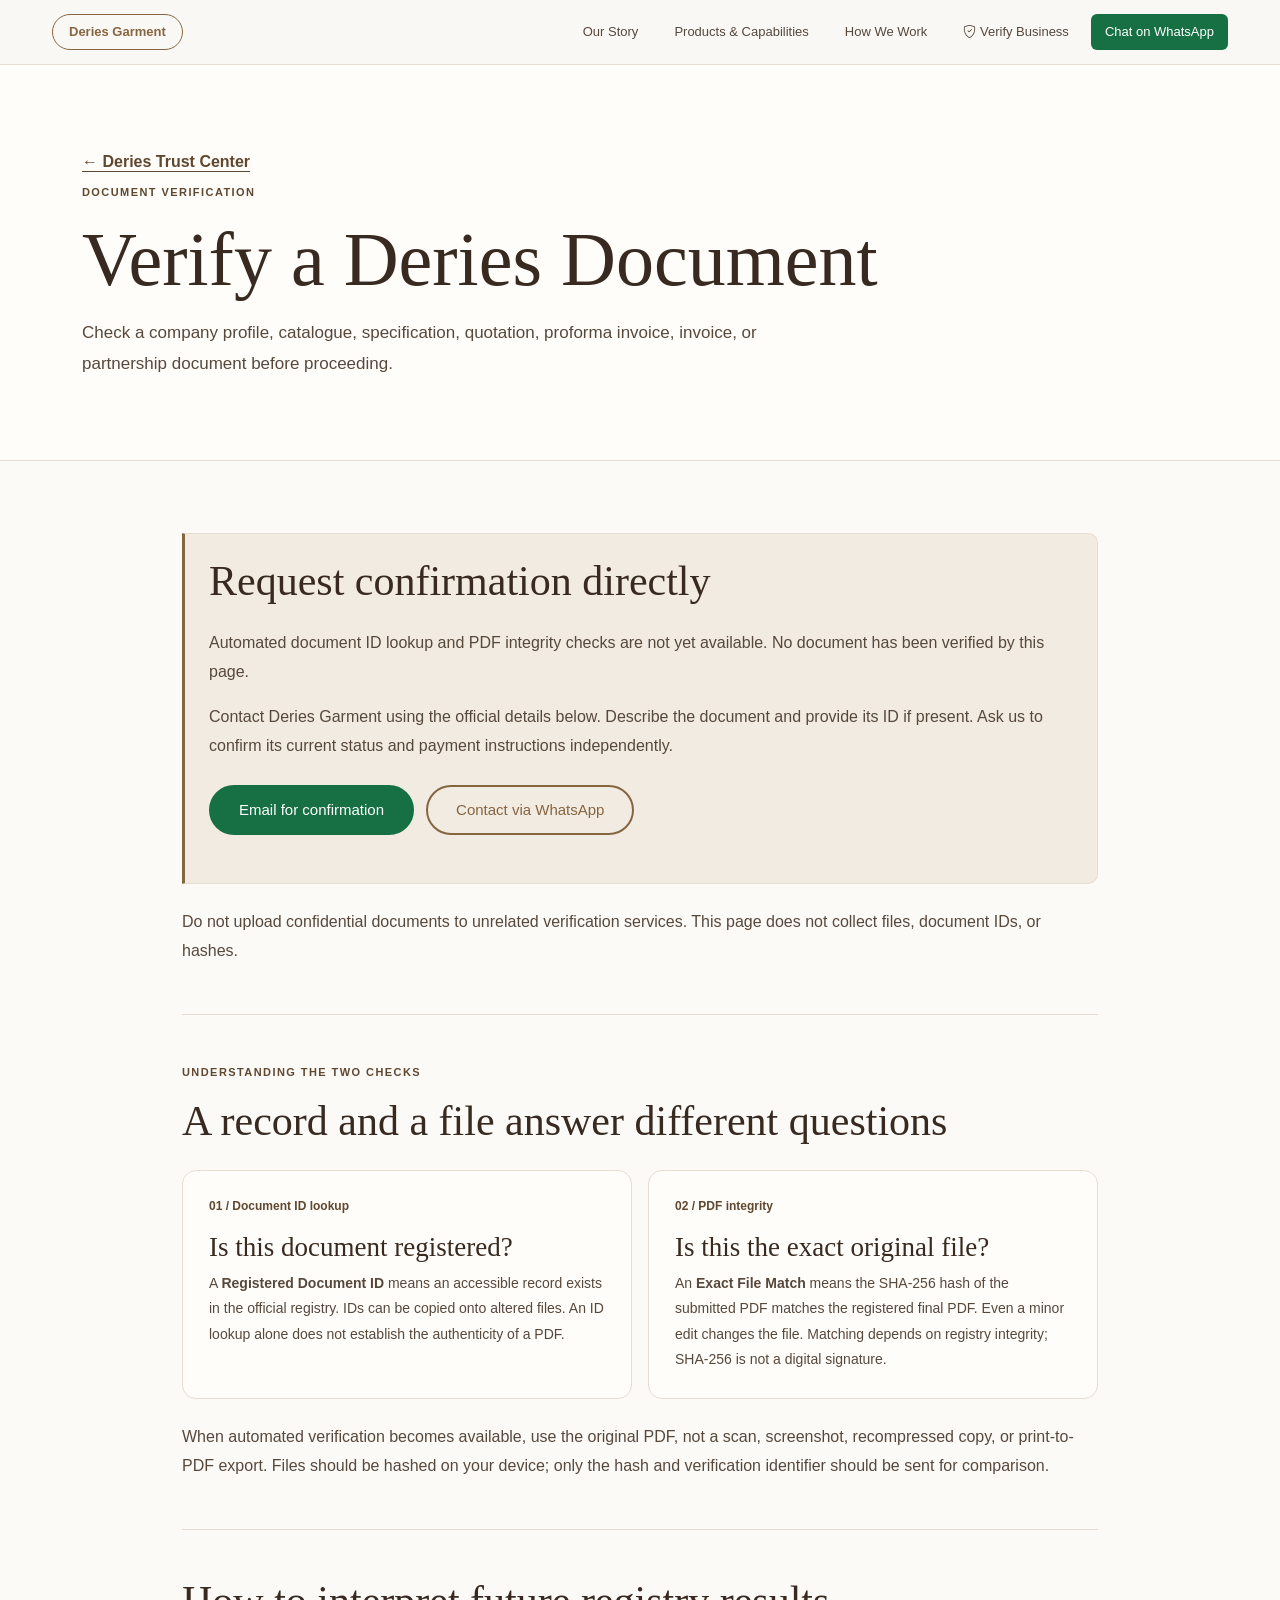
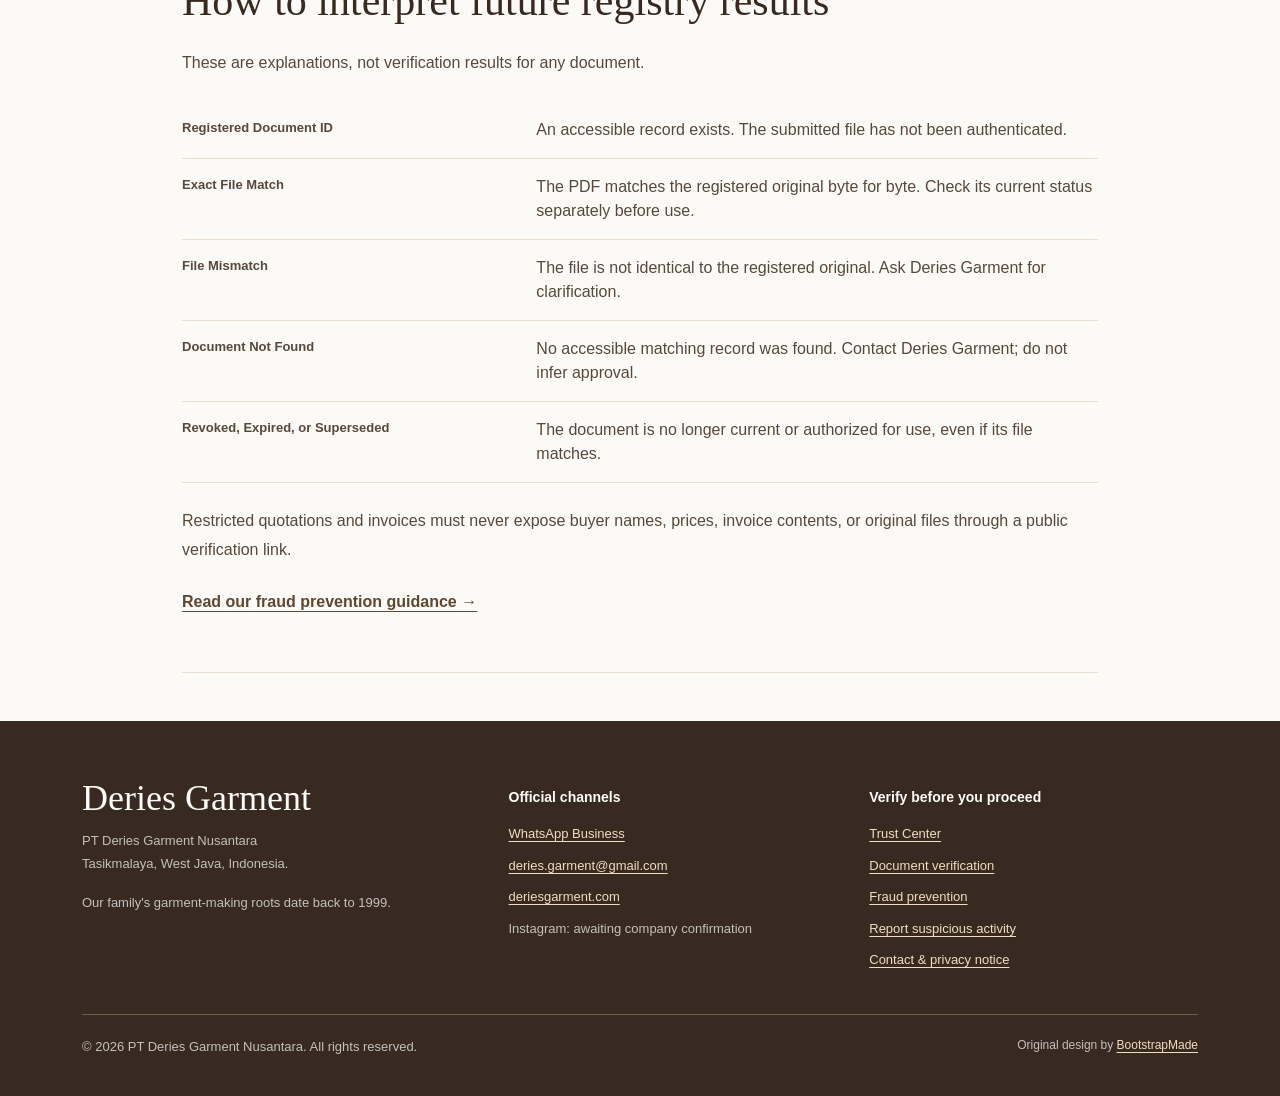
<file: verify/document/index.html>
<!DOCTYPE html>
<html lang="en">
<head>
  <meta charset="utf-8">
  <meta http-equiv="Content-Security-Policy" content="default-src 'self'; script-src 'self'; style-src 'self' 'unsafe-inline' https://fonts.googleapis.com; font-src 'self' https://fonts.gstatic.com; img-src 'self' data:; media-src 'self'; connect-src 'none'; object-src 'none'; base-uri 'none'; form-action 'none'">
  <meta name="referrer" content="no-referrer">
  <meta name="viewport" content="width=device-width, initial-scale=1">
  <title>Verify a Deries Document | Deries Trust Center</title>
  <meta name="description" content="Request document confirmation from Deries Garment and understand the difference between document ID lookup and exact PDF integrity verification.">
  <meta name="robots" content="index, follow">
  <link rel="canonical" href="https://deriesgarment.com/verify/document/">
  <meta property="og:type" content="website">
  <meta property="og:site_name" content="Deries Garment">
  <meta property="og:title" content="Verify a Deries Document | Deries Trust Center">
  <meta property="og:description" content="Request document confirmation from Deries Garment and understand the difference between document ID lookup and exact PDF integrity verification.">
  <meta property="og:url" content="https://deriesgarment.com/verify/document/">
  <link rel="icon" href="/img/R.png">
  <link rel="stylesheet" href="https://fonts.googleapis.com/css2?family=Cormorant+Garamond:wght@500;600;700&amp;family=Open+Sans:wght@400;500;600;700&amp;family=Raleway:wght@500;600;700&amp;display=swap">
  <link rel="stylesheet" href="/vendor/bootstrap/css/bootstrap.min.css">
  <link rel="stylesheet" href="/vendor/bootstrap-icons/bootstrap-icons.css">
  <link rel="stylesheet" href="/css/style.css">
  <link rel="stylesheet" href="/css/deries.css">
  <link rel="stylesheet" href="/css/trust.css">
  <script src="/js/site.js" defer></script>
</head>
<body class="deries-page dg-trust-page">
  <a class="dg-skip-link" href="#main">Skip to content</a>
  <nav class="dg-navbar" id="dg-navbar" aria-label="Primary navigation">
  <div class="container">
    <a href="/" class="dg-nav-back">Deries Garment</a>
    <button class="dg-mobile-toggle" id="dg-mobile-toggle" type="button" aria-label="Toggle navigation" aria-controls="dg-nav-links" aria-expanded="false" hidden>
      <i class="bi bi-list" aria-hidden="true"></i>
    </button>
    <ul class="dg-nav-links" id="dg-nav-links">
      <li><a href="/#story">Our Story</a></li>
      <li><a href="/#products">Products &amp; Capabilities</a></li>
      <li><a href="/#process">How We Work</a></li>
      <li><a href="/verify/" aria-current="page"><i class="bi bi-shield-check" aria-hidden="true"></i> Verify Business</a></li>
      <li><a href="https://wa.me/qr/LBYEFDWRSCYXO1?s=r" class="dg-nav-cta" target="_blank" rel="noopener noreferrer">Chat on WhatsApp</a></li>
    </ul>
  </div>
</nav>

  <main id="main" tabindex="-1"><header class="dg-trust-hero">
  <div class="container">
    <a class="dg-text-link" href="/verify/">← Deries Trust Center</a>
    <p class="dg-trust-kicker">Document verification</p>
    <h1>Verify a Deries Document</h1>
    <p class="dg-trust-lead">Check a company profile, catalogue, specification, quotation, proforma invoice, invoice, or partnership document before proceeding.</p>
  </div>
</header>
<div class="container dg-document-content">
  <section class="dg-trust-section" aria-labelledby="availability-heading">
    <div class="dg-notice">
      <h2 id="availability-heading">Request confirmation directly</h2>
      <p>Automated document ID lookup and PDF integrity checks are not yet available. No document has been verified by this page.</p>
      <p>Contact Deries Garment using the official details below. Describe the document and provide its ID if present. Ask us to confirm its current status and payment instructions independently.</p>
      <div class="dg-trust-actions">
        <a href="mailto:deries.garment@gmail.com?subject=Document%20verification%20request" class="dg-btn dg-btn-primary">Email for confirmation</a>
        <a href="https://wa.me/qr/LBYEFDWRSCYXO1?s=r" class="dg-btn dg-btn-secondary" target="_blank" rel="noopener noreferrer">Contact via WhatsApp</a>
      </div>
    </div>
    <p>Do not upload confidential documents to unrelated verification services. This page does not collect files, document IDs, or hashes.</p>
  </section>
  <section class="dg-trust-section" aria-labelledby="methods-heading">
    <p class="dg-trust-kicker">Understanding the two checks</p>
    <h2 id="methods-heading">A record and a file answer different questions</h2>
    <div class="dg-channel-grid">
      <article class="dg-trust-card"><span class="dg-card-index">01 / Document ID lookup</span><h3>Is this document registered?</h3><p>A <strong>Registered Document ID</strong> means an accessible record exists in the official registry. IDs can be copied onto altered files. An ID lookup alone does not establish the authenticity of a PDF.</p></article>
      <article class="dg-trust-card"><span class="dg-card-index">02 / PDF integrity</span><h3>Is this the exact original file?</h3><p>An <strong>Exact File Match</strong> means the SHA-256 hash of the submitted PDF matches the registered final PDF. Even a minor edit changes the file. Matching depends on registry integrity; SHA-256 is not a digital signature.</p></article>
    </div>
    <p>When automated verification becomes available, use the original PDF, not a scan, screenshot, recompressed copy, or print-to-PDF export. Files should be hashed on your device; only the hash and verification identifier should be sent for comparison.</p>
  </section>
  <section class="dg-trust-section" aria-labelledby="results-heading">
    <h2 id="results-heading">How to interpret future registry results</h2>
    <p>These are explanations, not verification results for any document.</p>
    <dl class="dg-facts">
      <div><dt>Registered Document ID</dt><dd>An accessible record exists. The submitted file has not been authenticated.</dd></div>
      <div><dt>Exact File Match</dt><dd>The PDF matches the registered original byte for byte. Check its current status separately before use.</dd></div>
      <div><dt>File Mismatch</dt><dd>The file is not identical to the registered original. Ask Deries Garment for clarification.</dd></div>
      <div><dt>Document Not Found</dt><dd>No accessible matching record was found. Contact Deries Garment; do not infer approval.</dd></div>
      <div><dt>Revoked, Expired, or Superseded</dt><dd>The document is no longer current or authorized for use, even if its file matches.</dd></div>
    </dl>
    <p>Restricted quotations and invoices must never expose buyer names, prices, invoice contents, or original files through a public verification link.</p>
    <a class="dg-text-link" href="/verify/#fraud-prevention">Read our fraud prevention guidance →</a>
  </section>
</div>
</main>
  <footer id="footer" class="dg-company-footer">
  <div class="container">
    <div class="dg-footer-grid">
      <div>
        <h2>Deries Garment</h2>
        <p>PT Deries Garment Nusantara<br>Tasikmalaya, West Java, Indonesia.</p>
        <p class="dg-footer-note">Our family's garment-making roots date back to 1999.</p>
      </div>
      <div>
        <h3>Official channels</h3>
        <ul>
          <li><a href="https://wa.me/qr/LBYEFDWRSCYXO1?s=r" target="_blank" rel="noopener noreferrer">WhatsApp Business</a></li>
          <li><a href="mailto:deries.garment@gmail.com">deries.garment@gmail.com</a></li>
          <li><a href="https://deriesgarment.com/">deriesgarment.com</a></li>
          <li>Instagram: awaiting company confirmation</li>
        </ul>
      </div>
      <div>
        <h3>Verify before you proceed</h3>
        <ul>
          <li><a href="/verify/">Trust Center</a></li>
          <li><a href="/verify/document/">Document verification</a></li>
          <li><a href="/verify/#fraud-prevention">Fraud prevention</a></li>
          <li><a href="/verify/#report">Report suspicious activity</a></li>
          <li><a href="/verify/#privacy">Contact &amp; privacy notice</a></li>
        </ul>
      </div>
    </div>
    <div class="dg-footer-bottom">
      <p>© <span data-current-year>2026</span> PT Deries Garment Nusantara. All rights reserved.</p>
      <p class="credits">Original design by <a href="https://bootstrapmade.com/">BootstrapMade</a></p>
    </div>
  </div>
</footer>

  <p class="visually-hidden" id="copy-status" role="status" aria-live="polite" aria-atomic="true"></p>
</body>
</html>
</file>
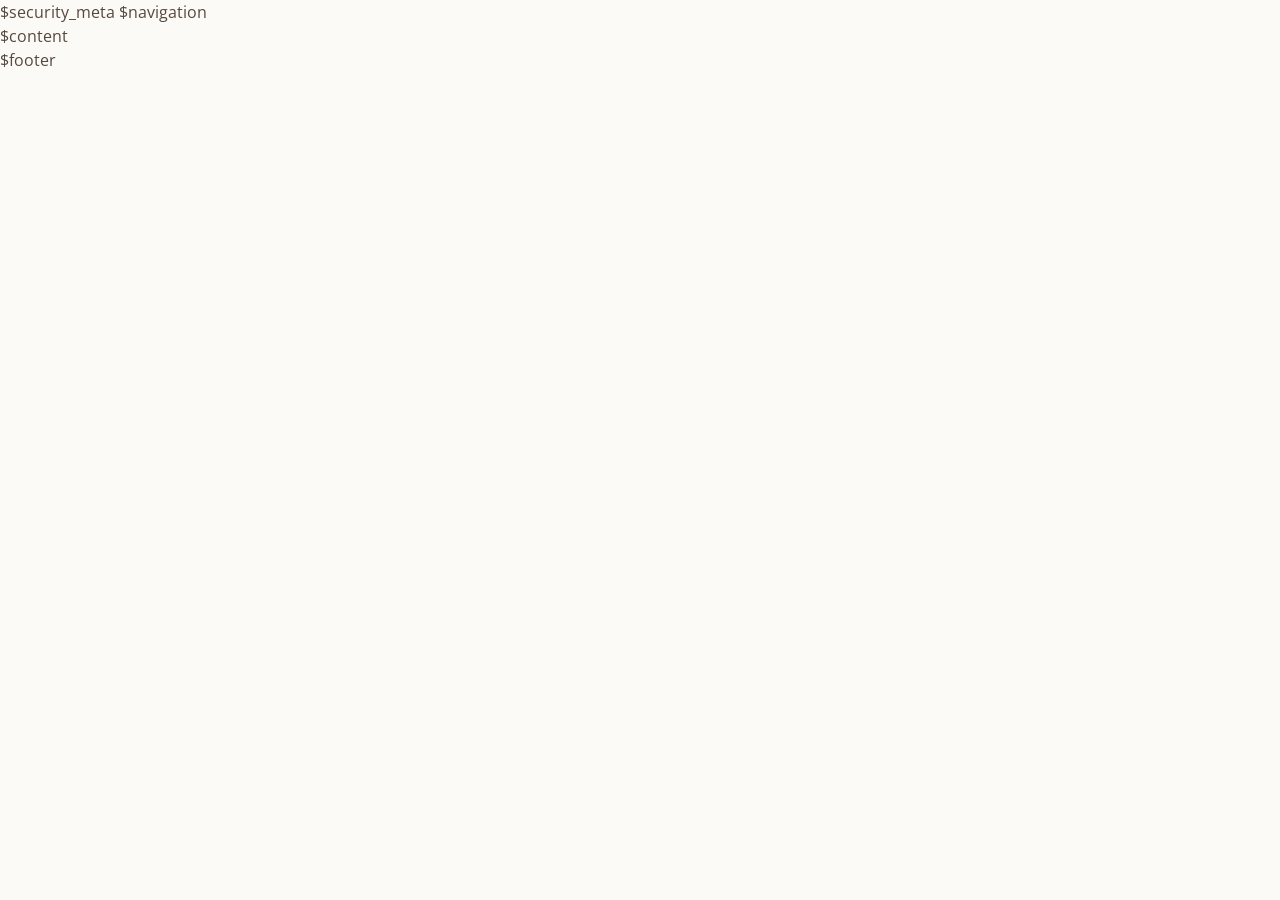
<file: templates/page.html>
<!DOCTYPE html>
<html lang="en">
<head>
  <meta charset="utf-8">
  $security_meta
  <meta name="viewport" content="width=device-width, initial-scale=1">
  <title>$title</title>
  <meta name="description" content="$description">
  <meta name="robots" content="$robots">
  <link rel="canonical" href="$canonical">
  <meta property="og:type" content="website">
  <meta property="og:site_name" content="Deries Garment">
  <meta property="og:title" content="$title">
  <meta property="og:description" content="$description">
  <meta property="og:url" content="$canonical">
  <link rel="icon" href="/img/R.png">
  <link rel="stylesheet" href="https://fonts.googleapis.com/css2?family=Cormorant+Garamond:wght@500;600;700&amp;family=Open+Sans:wght@400;500;600;700&amp;family=Raleway:wght@500;600;700&amp;display=swap">
  <link rel="stylesheet" href="/vendor/bootstrap/css/bootstrap.min.css">
  <link rel="stylesheet" href="/vendor/bootstrap-icons/bootstrap-icons.css">
  <link rel="stylesheet" href="/css/style.css">
  <link rel="stylesheet" href="/css/deries.css">
  <link rel="stylesheet" href="/css/trust.css">
  <script src="/js/site.js" defer></script>
</head>
<body class="deries-page dg-trust-page">
  <a class="dg-skip-link" href="#main">Skip to content</a>
  $navigation
  <main id="main" tabindex="-1">$content</main>
  $footer
  <p class="visually-hidden" id="copy-status" role="status" aria-live="polite" aria-atomic="true"></p>
</body>
</html>
</file>
<file: css/deries.css>
/**
 * Deries Garment — Warm Editorial Theme
 * Overrides for deries-garment.html only.
 * Loaded AFTER css/style.css to override base colors.
 */

/* ---- Design Tokens ---- */
:root {
  --dg-bg:        #fbf8f3;
  --dg-bg-alt:    #f2ebe1;
  --dg-surface:   #fffdf9;
  --dg-border:    #e7ddd1;
  --dg-accent:    #866541;
  --dg-accent-dk: #60472f;
  --dg-accent-lt: #96764f;
  --dg-heading:   #382a20;
  --dg-text:      #57483c;
  --dg-text-lt:   #796b5e;
  --dg-whatsapp:  #167044;
  --dg-whatsapp-hover: #105a36;
  --dg-radius:    14px;
  --dg-shadow:    0 8px 28px rgba(56, 42, 32, 0.07);
  --dg-shadow-hover: 0 16px 40px rgba(56, 42, 32, 0.13);
}

/* ---- Base Overrides ---- */
body.deries-page {
  font-family: "Open Sans", sans-serif;
  color: var(--dg-text);
  background: var(--dg-bg);
}

body.deries-page h1,
body.deries-page h2,
body.deries-page h3 {
  font-family: "Cormorant Garamond", Georgia, serif;
  color: var(--dg-heading);
}

body.deries-page h4,
body.deries-page h5,
body.deries-page h6 {
  font-family: "Raleway", sans-serif;
  color: var(--dg-heading);
}

body.deries-page a {
  color: var(--dg-accent);
}

body.deries-page a:hover {
  color: var(--dg-accent-dk);
}

/* ---- Horizontal Top Navbar ---- */
.dg-navbar {
  position: fixed;
  top: 0;
  left: 0;
  right: 0;
  z-index: 9997;
  background: rgba(250, 248, 245, 0.95);
  backdrop-filter: blur(12px);
  -webkit-backdrop-filter: blur(12px);
  border-bottom: 1px solid var(--dg-border);
  padding: 0 24px;
  transition: box-shadow 0.3s ease;
}

.dg-navbar.scrolled {
  box-shadow: 0 2px 20px rgba(61, 46, 31, 0.08);
}

.dg-navbar .container {
  display: flex;
  align-items: center;
  justify-content: space-between;
  height: 64px;
  max-width: 1200px;
  margin: 0 auto;
}

body.deries-page .dg-nav-back {
  display: inline-flex;
  align-items: center;
  gap: 6px;
  padding: 7px 16px;
  border: 1.5px solid var(--dg-accent);
  border-radius: 50px;
  font-size: 13px;
  font-weight: 600;
  color: var(--dg-accent);
  text-decoration: none;
  white-space: nowrap;
  transition: background 0.2s, color 0.2s, transform 0.2s;
}

body.deries-page .dg-nav-back:hover {
  background: var(--dg-accent);
  color: #fff;
  transform: translateY(-1px);
}

.dg-nav-back:focus-visible,
.dg-nav-links a:focus-visible,
.dg-mobile-toggle:focus-visible,
.dg-btn:focus-visible {
  outline: 3px solid var(--dg-accent-lt);
  outline-offset: 3px;
}

.dg-nav-links {
  display: flex;
  align-items: center;
  gap: 8px;
  list-style: none;
  margin: 0;
  padding: 0;
}

body.deries-page .dg-nav-links a {
  display: inline-block;
  padding: 8px 14px;
  font-size: 13px;
  font-weight: 500;
  color: var(--dg-text);
  text-decoration: none;
  border-radius: 6px;
  transition: background 0.2s, color 0.2s;
}

body.deries-page .dg-nav-links a:hover {
  background: var(--dg-bg-alt);
  color: var(--dg-accent);
}

.dg-nav-cta {
  display: inline-flex;
  align-items: center;
  gap: 6px;
  padding: 8px 18px;
  background: var(--dg-whatsapp);
  color: #fff !important;
  border-radius: 50px;
  font-size: 13px;
  font-weight: 600;
  text-decoration: none;
  transition: background 0.2s, transform 0.2s;
}

.dg-nav-cta:hover {
  background: var(--dg-whatsapp-hover);
  color: #fff !important;
  transform: translateY(-1px);
}

/* Mobile nav toggle */
.dg-mobile-toggle {
  display: none;
  background: none;
  border: none;
  font-size: 24px;
  color: var(--dg-heading);
  cursor: pointer;
  padding: 4px;
}

.dg-mobile-toggle:hover {
  color: var(--dg-accent);
}

@media (max-width: 991px) {
  .dg-mobile-toggle {
    display: block;
  }

  .dg-nav-links {
    display: none;
    position: absolute;
    top: 64px;
    left: 0;
    right: 0;
    background: rgba(250, 248, 245, 0.98);
    backdrop-filter: blur(12px);
    flex-direction: column;
    padding: 16px 24px;
    border-bottom: 1px solid var(--dg-border);
    gap: 4px;
  }

  .dg-nav-links.open {
    display: flex;
  }

  .dg-nav-links a {
    padding: 12px 14px;
    font-size: 15px;
  }
}

/* ---- Remove side nav margin for deries page ---- */
body.deries-page #main {
  margin-left: 0;
}

/* ---- Hero Section ---- */
.dg-hero {
  position: relative;
  padding: 138px 0 92px;
  background:
    radial-gradient(circle at 83% 34%, rgba(173, 141, 101, 0.13), transparent 31%),
    linear-gradient(135deg, var(--dg-bg) 0%, var(--dg-bg-alt) 100%);
  overflow: hidden;
}

.dg-hero::after {
  content: "";
  position: absolute;
  top: 0;
  right: 0;
  bottom: 0;
  width: 44%;
  background: var(--dg-bg-alt);
  border-radius: 0 0 0 112px;
  z-index: 0;
  opacity: 0.5;
}

.dg-hero .container {
  position: relative;
  z-index: 1;
}

.dg-eyebrow {
  display: inline-block;
  padding: 6px 16px;
  background: rgba(139, 111, 71, 0.1);
  border: 1px solid rgba(139, 111, 71, 0.2);
  border-radius: 50px;
  font-size: 13px;
  font-weight: 600;
  color: var(--dg-accent);
  letter-spacing: 0.3px;
  margin-bottom: 20px;
}

.dg-hero h1 {
  font-size: clamp(48px, 4.7vw, 66px);
  font-weight: 600;
  line-height: 1.02;
  color: var(--dg-heading);
  max-width: 660px;
  margin-bottom: 22px;
}

.dg-hero-sub {
  font-size: 16px;
  line-height: 1.85;
  color: var(--dg-text);
  max-width: 620px;
  margin-bottom: 28px;
}

.dg-media-frame {
  position: relative;
  overflow: hidden;
  margin: 0;
  background:
    radial-gradient(ellipse at 28% 30%, rgba(255, 255, 255, 0.58), transparent 34%),
    linear-gradient(145deg, #e9dfd2, #f6f0e8 58%, #ded0bd);
  border: 1px solid rgba(96, 71, 47, 0.12);
  border-radius: var(--dg-radius);
  box-shadow: var(--dg-shadow);
}

.dg-hero-frame {
  aspect-ratio: 4 / 5;
  max-height: 620px;
}

.dg-hero-img {
  width: 100%;
  height: 100%;
  min-height: 100%;
  object-fit: cover;
  object-position: center;
  display: block;
  transition: opacity 0.25s ease;
}

/* ---- Hero Slider (size guide images, crossfade) ---- */
.dg-hero-frame.dg-slider {
  max-width: 500px;
  max-height: none;
  margin-inline: auto;
}

.dg-slides {
  position: absolute;
  inset: 0;
}

.dg-slider .dg-slide {
  position: absolute;
  inset: 0;
  opacity: 0;
  transition: opacity 0.8s ease;
}

.dg-slider .dg-slide.is-active {
  opacity: 1;
}

.dg-slider-dots {
  position: absolute;
  left: 50%;
  bottom: 14px;
  transform: translateX(-50%);
  display: flex;
  gap: 4px;
}

.dg-slider-dot {
  width: 28px;
  height: 28px;
  padding: 0;
  border: 0;
  background: transparent;
  cursor: pointer;
  position: relative;
}

.dg-slider-dot::before {
  content: "";
  position: absolute;
  top: 50%;
  left: 50%;
  width: 9px;
  height: 9px;
  border-radius: 50%;
  transform: translate(-50%, -50%);
  background: rgba(96, 71, 47, 0.3);
  transition: background 0.25s ease, width 0.25s ease;
}

.dg-slider-dot.is-active::before {
  width: 20px;
  border-radius: 5px;
  background: var(--dg-accent);
}

.dg-slider-dot:focus-visible {
  outline: 3px solid var(--dg-accent-lt);
  outline-offset: -3px;
  border-radius: 50%;
}

.dg-hero-actions {
  display: flex;
  flex-wrap: wrap;
  gap: 12px;
}

/* ---- Buttons ---- */
.dg-btn {
  display: inline-flex;
  align-items: center;
  gap: 8px;
  padding: 12px 28px;
  border-radius: 50px;
  font-family: "Poppins", sans-serif;
  font-weight: 500;
  font-size: 15px;
  text-decoration: none;
  transition: all 0.3s ease;
  border: 2px solid transparent;
}

.dg-btn-primary {
  background: var(--dg-whatsapp);
  color: #fff;
  border-color: var(--dg-whatsapp);
}

.dg-btn-primary:hover {
  background: var(--dg-whatsapp-hover);
  border-color: var(--dg-whatsapp-hover);
  color: #fff;
  transform: translateY(-2px);
  box-shadow: 0 6px 20px rgba(22, 112, 68, 0.24);
}

.dg-btn-secondary {
  background: transparent;
  color: var(--dg-accent);
  border-color: var(--dg-accent);
}

.dg-btn-secondary:hover {
  background: var(--dg-accent);
  color: #fff;
  transform: translateY(-2px);
}

.dg-btn-on-dark {
  border-color: rgba(255, 255, 255, 0.45);
  color: rgba(255, 255, 255, 0.92);
}

.dg-btn-on-dark:hover {
  border-color: var(--dg-accent-lt);
  background: var(--dg-accent-lt);
  color: #fff;
}

body.deries-page a.dg-btn-primary,
body.deries-page a.dg-btn-primary:hover,
body.deries-page a.dg-btn-primary:focus-visible {
  color: #fff;
}

body.deries-page a.dg-btn-secondary {
  color: var(--dg-accent);
}

body.deries-page a.dg-btn-secondary:hover,
body.deries-page a.dg-btn-secondary:focus-visible {
  color: #fff;
}

body.deries-page a.dg-btn-on-dark,
body.deries-page a.dg-btn-on-dark:hover,
body.deries-page a.dg-btn-on-dark:focus-visible {
  color: rgba(255, 255, 255, 0.92);
}

/* ---- Sections General ---- */
body.deries-page .dg-section {
  padding: 80px 0;
}

body.deries-page .dg-section-alt {
  background: var(--dg-bg-alt);
}

.dg-section-title {
  text-align: center;
  padding-bottom: 36px;
}

.dg-section-title h2 {
  font-size: clamp(32px, 3.2vw, 42px);
  font-weight: 600;
  line-height: 1.12;
  color: var(--dg-heading);
  margin-bottom: 16px;
  position: relative;
  display: inline-block;
}

.dg-section-title h2::after {
  content: "";
  display: block;
  width: 50px;
  height: 3px;
  background: var(--dg-accent);
  margin: 14px auto 0;
  border-radius: 2px;
}

.dg-section-title p {
  font-size: 16px;
  color: var(--dg-text-lt);
  max-width: 720px;
  margin: 0 auto;
  line-height: 1.7;
}

/* ---- Story Section — Two-part Cards ---- */
.dg-story-card {
  background: var(--dg-surface);
  border: 1px solid var(--dg-border);
  border-radius: var(--dg-radius);
  padding: 36px 32px;
  height: 100%;
  box-shadow: var(--dg-shadow);
  transition: transform 0.3s ease, box-shadow 0.3s ease;
}

.dg-story-card:hover {
  transform: translateY(-4px);
  box-shadow: var(--dg-shadow-hover);
}

.dg-story-card h3 {
  font-size: 28px;
  font-weight: 600;
  line-height: 1.12;
  margin-bottom: 16px;
}

.dg-story-card p {
  font-size: 15px;
  line-height: 1.75;
  color: var(--dg-text);
}

/* Transformation Pillars */
.dg-pillars {
  margin-top: 48px;
}

.dg-pillar {
  display: flex;
  gap: 18px;
  align-items: flex-start;
  padding: 24px;
  background: var(--dg-surface);
  border: 1px solid var(--dg-border);
  border-radius: var(--dg-radius);
  height: 100%;
  box-shadow: var(--dg-shadow);
  transition: transform 0.3s ease;
}

.dg-pillar:hover {
  transform: translateY(-3px);
}

.dg-pillar-icon {
  flex-shrink: 0;
  width: 48px;
  height: 48px;
  border-radius: 50%;
  background: rgba(134, 101, 65, 0.1);
  display: flex;
  align-items: center;
  justify-content: center;
}

.dg-pillar-icon i {
  font-size: 22px;
  color: var(--dg-accent);
}

.dg-pillar h4 {
  font-size: 16px;
  font-weight: 700;
  margin-bottom: 6px;
}

.dg-pillar p {
  font-size: 14px;
  line-height: 1.7;
  color: var(--dg-text);
  margin: 0;
}

/* ---- Comfort Philosophy Section ---- */
.dg-comfort {
  background: var(--dg-bg-alt);
}

.dg-comfort-img {
  width: 100%;
  height: 100%;
  min-height: 100%;
  object-fit: cover;
  display: block;
  transition: opacity 0.25s ease;
}

.dg-comfort-frame {
  aspect-ratio: 4 / 5;
  max-width: 460px;
  margin-inline: auto;
}

.dg-section-title-left {
  text-align: left;
  padding-bottom: 20px;
}

.dg-section-title-left h2::after {
  margin-left: 0;
}

.dg-comfort-heading {
  font-size: clamp(32px, 3.2vw, 42px);
  font-weight: 600;
  line-height: 1.1;
  margin-bottom: 18px;
  text-align: left;
}

.dg-section-title-left .dg-comfort-heading::after {
  display: none;
}

.dg-comfort-lead {
  font-size: 15px;
  line-height: 1.8;
  margin-bottom: 8px;
}

.dg-comfort-point {
  padding: 20px 0;
  border-bottom: 1px solid var(--dg-border);
}

.dg-comfort-point:last-child {
  border-bottom: none;
}

.dg-comfort-point h4 {
  font-size: 16px;
  font-weight: 700;
  color: var(--dg-accent);
  margin-bottom: 6px;
}

.dg-comfort-point p {
  font-size: 15px;
  line-height: 1.7;
  margin: 0;
}

/* ---- Product Cards ---- */
.dg-product-card {
  background: var(--dg-surface);
  border: 1px solid var(--dg-border);
  border-radius: var(--dg-radius);
  overflow: hidden;
  height: 100%;
  display: flex;
  flex-direction: column;
  box-shadow: var(--dg-shadow);
  transition: transform 0.3s ease, box-shadow 0.3s ease;
}

.dg-product-card:hover {
  transform: translateY(-5px);
  box-shadow: var(--dg-shadow-hover);
}

.dg-product-media {
  aspect-ratio: 4 / 3;
  margin: 0;
  overflow: hidden;
  background:
    radial-gradient(ellipse at 28% 30%, rgba(255, 255, 255, 0.58), transparent 34%),
    linear-gradient(145deg, #eee5da, #f8f3ec 58%, #e3d6c6);
}

.dg-product-img {
  width: 100%;
  height: 100%;
  object-fit: cover;
  background: var(--dg-bg-alt);
  display: block;
  transition: opacity 0.25s ease, transform 0.5s ease;
}

.dg-media-frame.is-missing img,
.dg-product-media.is-missing img,
.dg-video-banner.is-missing video {
  opacity: 0;
}

.dg-product-card:hover .dg-product-img {
  transform: scale(1.035);
}

.dg-product-body {
  padding: 24px;
  flex: 1;
}

.dg-product-body .product-tag {
  display: inline-block;
  padding: 3px 10px;
  border-radius: 4px;
  font-size: 11px;
  font-weight: 600;
  text-transform: uppercase;
  letter-spacing: 0.5px;
  margin-bottom: 10px;
}

.product-tag-inhouse {
  background: rgba(139, 111, 71, 0.1);
  color: var(--dg-accent);
}

.product-tag-artisan {
  background: rgba(166, 137, 94, 0.12);
  color: var(--dg-accent-dk);
}

.product-tag-accessory {
  background: rgba(87, 72, 60, 0.08);
  color: var(--dg-text);
}

.dg-product-body h4 {
  font-size: 18px;
  font-weight: 700;
  margin-bottom: 8px;
}

.dg-product-body p {
  font-size: 14px;
  line-height: 1.7;
  color: var(--dg-text);
  margin: 0;
}

/* ---- Video Banner ---- */
.dg-video-banner {
  margin: 48px 0 0;
  border-radius: var(--dg-radius);
  overflow: hidden;
  box-shadow: var(--dg-shadow);
  position: relative;
  background: var(--dg-heading);
}

.dg-video-banner video {
  width: 100%;
  display: block;
  aspect-ratio: 16 / 9;
  max-height: 460px;
  object-fit: cover;
  background: linear-gradient(145deg, #3c3026, #806748);
  transition: opacity 0.25s ease;
}

.dg-video-caption {
  padding: 18px 24px;
  background: var(--dg-heading);
  color: rgba(255, 255, 255, 0.85);
  font-size: 14px;
  font-style: italic;
  line-height: 1.6;
}

/* ---- Square Video Feature (vertical source, centre crop) ---- */
.dg-video-feature {
  margin-top: 48px;
}

.dg-video-square {
  margin: 0;
  max-width: 460px;
  margin-inline: auto;
}

.dg-video-square video {
  aspect-ratio: 1 / 1;
  max-height: none;
  height: auto;
  object-position: center;
}

.dg-video-desc {
  font-size: 15px;
  line-height: 1.8;
  color: var(--dg-text);
  margin: 0;
}

/* ---- Process Steps ---- */
.dg-process-step {
  display: flex;
  gap: 20px;
  align-items: flex-start;
  padding: 28px;
  background: var(--dg-surface);
  border: 1px solid var(--dg-border);
  border-radius: var(--dg-radius);
  height: 100%;
  box-shadow: var(--dg-shadow);
  transition: transform 0.3s ease;
}

.dg-process-step:hover {
  transform: translateY(-3px);
}

.dg-step-num {
  flex-shrink: 0;
  width: 44px;
  height: 44px;
  border-radius: 50%;
  background: var(--dg-accent);
  color: #fff;
  font-weight: 700;
  font-size: 18px;
  display: flex;
  align-items: center;
  justify-content: center;
  font-family: "Raleway", sans-serif;
}

.dg-process-step h4 {
  font-size: 17px;
  font-weight: 700;
  margin-bottom: 6px;
}

.dg-process-step p {
  font-size: 14px;
  line-height: 1.7;
  color: var(--dg-text);
  margin: 0;
}

/* ---- CTA / Closing Section ---- */
.dg-cta-section {
  background: linear-gradient(135deg, var(--dg-heading) 0%, #52402e 100%);
  color: #fff;
  padding: 80px 0;
}

body.deries-page .dg-cta-section h2 {
  color: #fff;
  font-size: clamp(34px, 3.4vw, 44px);
  font-weight: 600;
  line-height: 1.12;
  margin-bottom: 18px;
}

.dg-cta-section h2::after {
  background: var(--dg-accent-lt);
}

.dg-cta-section p {
  color: rgba(255, 255, 255, 0.8);
  font-size: 16px;
  line-height: 1.7;
  max-width: 720px;
  margin: 0 auto 36px;
}

.dg-contact-card {
  background: rgba(255, 255, 255, 0.08);
  border: 1px solid rgba(255, 255, 255, 0.12);
  border-radius: var(--dg-radius);
  padding: 32px;
  max-width: 480px;
  margin: 0 auto;
  text-align: center;
  backdrop-filter: blur(8px);
}

body.deries-page .dg-contact-card h4 {
  color: #fff;
  font-size: 20px;
  font-weight: 700;
  margin-bottom: 4px;
}

.dg-contact-card .contact-role {
  font-size: 14px;
  color: rgba(255, 255, 255, 0.6);
  margin-bottom: 4px;
}

.dg-contact-card .contact-location {
  font-size: 13px;
  color: rgba(255, 255, 255, 0.5);
  margin-bottom: 20px;
}

.dg-contact-card .contact-location i {
  margin-right: 4px;
}

.dg-contact-actions {
  display: flex;
  flex-wrap: wrap;
  gap: 12px;
  justify-content: center;
}

/* ---- Footer override ---- */
body.deries-page #footer {
  background: var(--dg-heading);
  color: rgba(255, 255, 255, 0.7);
}

body.deries-page #footer .social-links a {
  background: var(--dg-accent);
}

body.deries-page #footer .social-links a:hover {
  background: var(--dg-accent-dk);
}

body.deries-page #footer .copyright strong span {
  color: #fff;
}

body.deries-page #footer .credits a {
  color: var(--dg-accent-lt);
}

/* ---- Responsive ---- */
@media (max-width: 992px) {
  .dg-hero {
    padding: 120px 0 60px;
  }

  .dg-hero h1 {
    font-size: clamp(44px, 7vw, 58px);
  }

  .dg-hero-sub {
    font-size: 15px;
  }

  .dg-hero-frame {
    max-height: 560px;
  }
}

@media (max-width: 991px) {
  .dg-navbar {
    padding: 0 16px;
  }

  body.deries-page .dg-nav-back {
    font-size: 12px;
    padding: 6px 14px;
  }

  .dg-nav-links {
    align-items: stretch;
  }

  .dg-nav-links .dg-nav-cta {
    justify-content: center;
    margin-top: 8px;
  }

  .dg-hero-frame {
    aspect-ratio: 5 / 4;
    max-height: 520px;
  }

  .dg-comfort-frame {
    aspect-ratio: 5 / 4;
    max-height: 440px;
  }

  /* Size-guide images carry text, so keep them uncropped at 4:5 */
  .dg-hero-frame.dg-slider,
  .dg-comfort-frame {
    aspect-ratio: 4 / 5;
    max-height: none;
    max-width: 440px;
    margin-inline: auto;
  }
}

@media (max-width: 576px) {
  .dg-hero {
    padding: 100px 0 48px;
  }

  .dg-hero h1 {
    font-size: 42px;
  }

  .dg-eyebrow {
    font-size: 11px;
    padding: 6px 11px;
  }

  .dg-section-title h2,
  .dg-comfort-heading {
    font-size: 32px;
  }

  .dg-story-card {
    padding: 24px 20px;
  }

  .dg-pillar {
    padding: 18px;
  }

  .dg-process-step {
    padding: 20px;
    flex-direction: column;
    align-items: center;
    text-align: center;
  }

  .dg-contact-card {
    padding: 24px 20px;
  }

  .dg-product-body {
    padding: 20px;
  }

  .dg-contact-actions {
    flex-direction: column;
  }

  .dg-contact-actions .dg-btn {
    justify-content: center;
  }
}

@media (prefers-reduced-motion: reduce) {
  body.deries-page *,
  body.deries-page *::before,
  body.deries-page *::after {
    scroll-behavior: auto !important;
    animation-duration: 0.01ms !important;
    animation-iteration-count: 1 !important;
    transition-duration: 0.01ms !important;
  }
}
</file>
<file: css/trust.css>
/* Shared accessibility, navigation and editorial Trust Center additions. */
body.deries-page :focus-visible { outline: 3px solid var(--dg-accent-dk); outline-offset: 4px; }
.dg-skip-link { position: fixed; top: -100px; left: 16px; z-index: 10000; padding: 12px 20px; background: #fff; }
.dg-skip-link:focus { top: 10px; }
[hidden] { display: none !important; }
.dg-trust-page { --dg-bg: #fcfaf7; }
.dg-trust-hero { padding: 140px 0 64px; border-bottom: 1px solid var(--dg-border); background: var(--dg-surface); }
.dg-trust-hero h1 { font-size: clamp(44px, 6vw, 76px); line-height: 1.06; max-width: 850px; margin: 18px 0; }
.dg-trust-kicker { font-size: 11px; text-transform: uppercase; letter-spacing: .13em; font-weight: 700; color: var(--dg-accent-dk); }
.dg-trust-subtitle { font-size: clamp(19px, 2vw, 24px); margin-bottom: 20px; }
.dg-trust-lead { font-size: 17px; line-height: 1.85; max-width: 710px; }
.dg-trust-actions { display: flex; flex-wrap: wrap; gap: 12px; margin: 24px 0; }
.dg-domain-note { font-size: 13px; margin: 28px 0 0; }
.dg-domain-note i { margin-right: 7px; }
.dg-trust-layout { display: grid; grid-template-columns: 240px minmax(0, 1fr); gap: 64px; }
.dg-section-nav { align-self: start; position: sticky; top: 100px; padding: 48px 0; display: grid; gap: 13px; font-size: 13px; }
.dg-section-nav span { font-weight: 700; padding-bottom: 10px; }
body.deries-page .dg-section-nav a { color: var(--dg-text); }
.dg-trust-section { padding: 48px 0; border-bottom: 1px solid var(--dg-border); scroll-margin-top: 90px; }
.dg-trust-section h2 { font-size: clamp(30px, 3.4vw, 42px); line-height: 1.13; margin-bottom: 24px; }
.dg-trust-section h3 { font-size: 27px; line-height: 1.2; }
.dg-trust-section p, .dg-trust-section li { line-height: 1.8; }
.dg-trust-section p:last-child { margin-bottom: 0; }
.dg-facts { margin: 24px 0; }
.dg-facts > div { display: grid; grid-template-columns: minmax(140px, 1fr) minmax(0, 1.7fr); gap: 24px; padding: 16px 0; border-bottom: 1px solid var(--dg-border); }
.dg-facts dt { font-size: 13px; font-weight: 600; }
.dg-facts dd { margin: 0; overflow-wrap: anywhere; }
.dg-small { font-size: 13px; }
.dg-notice { padding: 24px; border: 1px solid var(--dg-border); border-left: 3px solid var(--dg-accent); border-radius: 0 10px 10px 0; background: var(--dg-bg-alt); margin: 24px 0; }
.dg-notice strong + p { margin-top: 10px; }
.dg-notice > i { display: block; font-size: 24px; margin-bottom: 12px; }
.dg-channel-grid { display: grid; grid-template-columns: repeat(2, minmax(0, 1fr)); gap: 16px; margin: 24px 0; }
.dg-trust-card { padding: 26px; border: 1px solid var(--dg-border); border-radius: var(--dg-radius); background: var(--dg-surface); overflow-wrap: anywhere; }
.dg-trust-card p { font-size: 14px; }
.dg-channel-icon { display: block; font-size: 24px; color: var(--dg-accent-dk); margin-bottom: 20px; }
.dg-channel-actions { display: flex; flex-wrap: wrap; align-items: center; justify-content: space-between; gap: 12px; font-size: 13px; }
.dg-channel-actions a { padding-block: 10px; }
.dg-copy { border: 1px solid var(--dg-border); background: transparent; color: var(--dg-accent-dk); border-radius: 6px; padding: 10px 12px; min-height: 44px; }
.dg-copy:hover { background: var(--dg-bg-alt); }
.dg-card-index { display: block; margin-bottom: 16px; color: var(--dg-accent-dk); font-size: 12px; font-weight: 600; }
body.deries-page .dg-text-link { display: inline-block; padding-block: 10px; color: var(--dg-accent-dk); font-weight: 600; text-decoration: underline; text-underline-offset: 4px; }
.dg-safety-list { padding-left: 22px; }
.dg-safety-list li { padding-left: 8px; margin-bottom: 18px; }
.dg-report-categories { padding-left: 20px; }
.dg-report-categories li { margin-bottom: 6px; }
.dg-privacy-note { margin-top: 36px; padding-top: 24px; border-top: 1px solid var(--dg-border); scroll-margin-top: 90px; }
.dg-privacy-note p { font-size: 13px; }
.dg-document-content { max-width: 940px; padding-bottom: 48px; }
body.deries-page #footer.dg-company-footer { text-align: left; padding: 56px 0 22px; }
.dg-footer-grid { display: grid; grid-template-columns: 1.2fr 1fr 1fr; gap: 32px; }
body.deries-page #footer.dg-company-footer h2 { font-size: 36px; color: #fffdf9; }
body.deries-page #footer.dg-company-footer h3 { font-family: "Open Sans", sans-serif; font-size: 14px; color: #fffdf9; margin: 12px 0 18px; }
body.deries-page #footer.dg-company-footer p { font-style: normal; font-size: 13px; line-height: 1.8; margin-bottom: 16px; }
body.deries-page #footer.dg-company-footer a { color: #f1dcc0; overflow-wrap: anywhere; text-decoration: underline; text-underline-offset: 3px; }
.dg-company-footer ul { padding: 0; list-style: none; font-size: 13px; }
.dg-company-footer li { margin-bottom: 12px; }
.dg-footer-bottom { margin-top: 28px; padding-top: 20px; border-top: 1px solid #705e4b; display: flex; flex-wrap: wrap; justify-content: space-between; gap: 12px; }
body.deries-page #footer.dg-company-footer .credits { padding: 0; font-size: 12px; }
body.deries-page #footer :focus-visible { outline-color: #f1dcc0; }
.dg-trust-page a:not(.dg-btn):hover { text-decoration: underline; }
/* Keep links available with JS disabled; collapse only after initialization. */
@media (max-width: 991px) {
  .dg-trust-layout { grid-template-columns: 1fr; gap: 0; }
  .dg-section-nav { position: static; display: flex; overflow-x: auto; padding: 24px 0; gap: 22px; border-bottom: 1px solid var(--dg-border); }
  .dg-section-nav a { white-space: nowrap; padding: 8px 0; }
  .dg-section-nav span { display: none; }
  .dg-navbar:not(.is-enhanced) { position: static; }
  .dg-navbar:not(.is-enhanced) .container { height: auto; min-height: 64px; flex-wrap: wrap; padding-block: 12px; }
  .dg-navbar:not(.is-enhanced) .dg-nav-links { position: static; display: flex; flex-basis: 100%; border: 0; }
  .dg-nav-links { max-height: calc(100dvh - 64px); overflow-y: auto; }
  .dg-trust-hero { padding-top: 112px; }
}
@media (max-width: 767px) {
  .dg-footer-grid { grid-template-columns: 1fr; gap: 12px; }
}
@media (max-width: 576px) {
  .dg-trust-hero { padding: 104px 0 40px; }
  .dg-trust-section { padding: 36px 0; }
  .dg-channel-grid { grid-template-columns: 1fr; }
  .dg-facts > div { grid-template-columns: 1fr; gap: 6px; }
  .dg-trust-actions .dg-btn { width: 100%; justify-content: center; white-space: normal; text-align: center; }
  .dg-notice, .dg-trust-card { padding: 20px; }
}
</file>
<file: css/style.css>
/**
* Template Name: MyResume - v4.10.0
* Template URL: https://bootstrapmade.com/free-html-bootstrap-template-my-resume/
* Author: BootstrapMade.com
* License: https://bootstrapmade.com/license/
* Modififed: Electricianinsomniac
*/

/*--------------------------------------------------------------
# General
--------------------------------------------------------------*/
body {
  font-family: "Open Sans", sans-serif;
  color: #272829;
}

a {
  color: #0563bb;
  text-decoration: none;
}

a:hover {
  color: #067ded;
  text-decoration: none;
}

h1,
h2,
h3,
h4,
h5,
h6 {
  font-family: "Raleway", sans-serif;
}

body.portfolio-hub,
body.founder-page {
  font-family: "Plus Jakarta Sans", "Open Sans", sans-serif;
  line-height: 1.65;
}

body.portfolio-hub h1,
body.portfolio-hub h2,
body.portfolio-hub h3,
body.portfolio-hub h4,
body.portfolio-hub h5,
body.portfolio-hub h6,
body.founder-page h1,
body.founder-page h2,
body.founder-page h3,
body.founder-page h4,
body.founder-page h5,
body.founder-page h6 {
  font-family: "Plus Jakarta Sans", sans-serif;
}

body.portfolio-hub #hero p,
body.founder-page #hero p {
  font-family: "Plus Jakarta Sans", sans-serif;
}

body.portfolio-hub .btn-hero,
body.founder-page .btn-hero,
body.founder-page .resume .resume-item h4,
body.founder-page .skills .progress .skill,
body.founder-page #footer h3 {
  font-family: "Plus Jakarta Sans", sans-serif;
}

body.portfolio-hub .section-title h2,
body.founder-page .section-title h2 {
  font-weight: 600;
}

body.portfolio-hub .showcase-eyebrow,
body.portfolio-hub .venture-badge,
body.portfolio-hub .offer-type,
body.founder-page #certificates-flters li,
body.founder-page #portfolio-flters li,
body.founder-page .resume .resume-item h4,
body.founder-page .skills .progress .skill,
body.founder-page .certificates .certificates-info p,
body.founder-page .portfolio .portfolio-info p {
  font-weight: 600;
  letter-spacing: 0.06em;
}

/*--------------------------------------------------------------
# Back to top button
--------------------------------------------------------------*/
.back-to-top {
  position: fixed;
  visibility: hidden;
  opacity: 0;
  right: 15px;
  bottom: 15px;
  z-index: 996;
  background: #0563bb;
  width: 40px;
  height: 40px;
  border-radius: 50px;
  transition: all 0.4s;
}

.back-to-top i {
  font-size: 28px;
  color: #fff;
  line-height: 0;
}

.back-to-top:hover {
  background: #0678e3;
  color: #fff;
}

.back-to-top.active {
  visibility: visible;
  opacity: 1;
}

/*--------------------------------------------------------------
# Preloader
--------------------------------------------------------------*/
#preloader {
  position: fixed;
  top: 0;
  left: 0;
  right: 0;
  bottom: 0;
  z-index: 9999;
  overflow: hidden;
  background: #fff;
}

#preloader:before {
  content: "";
  position: fixed;
  top: calc(50% - 30px);
  left: calc(50% - 30px);
  border: 6px solid #0563bb;
  border-top-color: #fff;
  border-bottom-color: #fff;
  border-radius: 50%;
  width: 60px;
  height: 60px;
  -webkit-animation: animate-preloader 1s linear infinite;
  animation: animate-preloader 1s linear infinite;
}

@-webkit-keyframes animate-preloader {
  0% {
    transform: rotate(0deg);
  }

  100% {
    transform: rotate(360deg);
  }
}

@keyframes animate-preloader {
  0% {
    transform: rotate(0deg);
  }

  100% {
    transform: rotate(360deg);
  }
}

/*--------------------------------------------------------------
# Disable aos animation delay on mobile devices
--------------------------------------------------------------*/
@media screen and (max-width: 768px) {
  [data-aos-delay] {
    transition-delay: 0 !important;
  }
}

/*--------------------------------------------------------------
# Header
--------------------------------------------------------------*/
#header {
  position: fixed;
  top: 0;
  left: 0;
  bottom: 0;
  z-index: 9997;
  transition: all 0.5s;
  padding: 15px;
  overflow-y: auto;
}

@media (max-width: 991px) {
  #header {
    width: 300px;
    background: #fff;
    border-right: 1px solid #e6e9ec;
    left: -300px;
  }
}

@media (min-width: 991px) {
  #main {
    margin-left: 100px;
  }
}

/*--------------------------------------------------------------
# Navigation Menu
--------------------------------------------------------------*/
/**
* Desktop Navigation 
*/
.nav-menu {
  padding: 0;
  display: block;
}

.nav-menu * {
  margin: 0;
  padding: 0;
  list-style: none;
}

.nav-menu>ul>li {
  position: relative;
  white-space: nowrap;
}

.nav-menu a,
.nav-menu a:focus {
  display: flex;
  align-items: center;
  color: #45505b;
  padding: 10px 18px;
  margin-bottom: 8px;
  transition: 0.3s;
  font-size: 15px;
  border-radius: 50px;
  background: #f2f3f5;
  height: 56px;
  width: 100%;
  overflow: hidden;
  transition: 0.3s;
}

.nav-menu a i,
.nav-menu a:focus i {
  font-size: 20px;
}

.nav-menu a span,
.nav-menu a:focus span {
  padding: 0 5px 0 7px;
  color: #45505b;
}

@media (min-width: 992px) {

  .nav-menu a,
  .nav-menu a:focus {
    width: 56px;
  }

  .nav-menu a span,
  .nav-menu a:focus span {
    display: none;
    color: #fff;
  }
}

.nav-menu a:hover,
.nav-menu .active,
.nav-menu .active:focus,
.nav-menu li:hover>a {
  color: #fff;
  background: #0563bb;
}

.nav-menu a:hover span,
.nav-menu .active span,
.nav-menu .active:focus span,
.nav-menu li:hover>a span {
  color: #fff;
}

.nav-menu a:hover,
.nav-menu li:hover>a {
  width: 100%;
  color: #fff;
}

.nav-menu a:hover span,
.nav-menu li:hover>a span {
  display: block;
}

/**
* Mobile Navigation 
*/
.mobile-nav-toggle {
  position: fixed;
  right: 10px;
  top: 10px;
  z-index: 9998;
  border: 0;
  background: none;
  font-size: 28px;
  transition: all 0.4s;
  outline: none !important;
  line-height: 0;
  cursor: pointer;
  border-radius: 50px;
  padding: 5px;
}

.mobile-nav-toggle i {
  color: #45505b;
}

.mobile-nav-active {
  overflow: hidden;
}

.mobile-nav-active #header {
  left: 0;
}

.mobile-nav-active .mobile-nav-toggle {
  color: #fff;
  background-color: #0563bb;
}

/*--------------------------------------------------------------
# Hero Section
--------------------------------------------------------------*/
#hero {
  width: 100%;
  height: 100vh;
  background: url("../img/hero-bg4.jpg") center no-repeat;
  background-size: cover;
  position: relative;
}

@media (min-width: 992px) {
  #hero {
    padding-left: 160px;
  }
}

#hero:before {
  content: "";
  background: rgba(255, 255, 255, 0.8);
  position: absolute;
  bottom: 0;
  top: 0;
  left: 0;
  right: 0;
}

#hero h1 {
  margin: 0;
  font-size: 64px;
  font-weight: 700;
  line-height: 56px;
  color: #45505b;
}

#hero p {
  color: #45505b;
  margin: 15px 0 0 0;
  font-size: 26px;
  font-family: "Poppins", sans-serif;
}

#hero p span {
  color: #0563bb;
  letter-spacing: 1px;
}

#hero .social-links {
  margin-top: 30px;
}

#hero .social-links a {
  font-size: 24px;
  display: inline-block;
  color: #45505b;
  line-height: 1;
  margin-right: 20px;
  transition: 0.3s;
}

#hero .social-links a:hover {
  color: #0563bb;
}

@media (max-width: 992px) {
  #hero {
    text-align: center;
  }

  #hero h1 {
    font-size: 32px;
    line-height: 36px;
  }

  #hero p {
    margin-top: 10px;
    font-size: 20px;
    line-height: 24px;
  }
}

/*--------------------------------------------------------------
# Portfolio & Venture Showcase Hero
--------------------------------------------------------------*/
#hero.showcase-hero {
  height: auto;
  min-height: 100vh;
  padding-top: 88px;
  padding-bottom: 64px;
}

#hero.showcase-hero .container {
  position: relative;
  z-index: 1;
}

#hero.showcase-hero .showcase-eyebrow {
  display: inline-flex;
  align-items: center;
  gap: 9px;
  padding: 8px 13px;
  border: 1px solid rgba(5, 99, 187, 0.18);
  border-radius: 999px;
  background: rgba(255, 255, 255, 0.74);
  color: #45505b;
  font-size: 11px;
  font-weight: 600;
  letter-spacing: 0.06em;
}

#hero.showcase-hero .showcase-eyebrow span {
  color: #0563bb;
}

#hero.showcase-hero h1 {
  max-width: 860px;
  margin: 18px 0 0;
  font-size: clamp(42px, 5.1vw, 66px);
  line-height: 1.08;
  letter-spacing: -0.045em;
}

#hero.showcase-hero p.showcase-role {
  margin: 14px 0 0;
  color: #0563bb;
  font-family: "Plus Jakarta Sans", sans-serif;
  font-size: clamp(17px, 1.8vw, 23px);
  font-weight: 500;
  line-height: 1.4;
}

#hero.showcase-hero p.showcase-intro {
  max-width: 760px;
  margin: 14px 0 0;
  color: #45505b;
  font-family: "Plus Jakarta Sans", sans-serif;
  font-size: clamp(16px, 1.5vw, 19px);
  line-height: 1.7;
}

#hero.showcase-hero .showcase-actions {
  display: flex;
  flex-wrap: wrap;
  gap: 12px;
  margin-top: 25px;
}

#hero.showcase-hero .showcase-actions .btn-hero {
  font-size: 14px;
}

#hero.showcase-hero .social-links {
  margin-top: 25px;
}

@media (max-width: 992px) {
  #hero.showcase-hero {
    padding: 76px 0 58px;
  }

  #hero.showcase-hero h1 {
    margin-right: auto;
    margin-left: auto;
    font-size: clamp(38px, 6vw, 54px);
  }

  #hero.showcase-hero p.showcase-intro {
    margin-right: auto;
    margin-left: auto;
  }

  #hero.showcase-hero .showcase-actions {
    justify-content: center;
  }
}

@media (max-width: 576px) {
  #hero.showcase-hero {
    padding-top: 82px;
  }

  #hero.showcase-hero h1 {
    font-size: 36px;
  }

  #hero.showcase-hero .showcase-eyebrow {
    font-size: 9px;
    letter-spacing: 0.08em;
  }

  #hero.showcase-hero .showcase-actions {
    align-items: center;
    flex-direction: column;
  }
}

/*--------------------------------------------------------------
# Sections General
--------------------------------------------------------------*/
section {
  padding: 60px 0;
  overflow: hidden;
}

.section-title {
  text-align: center;
  padding-bottom: 30px;
}

.section-title h2 {
  font-size: 32px;
  font-weight: bold;
  text-transform: uppercase;
  margin-bottom: 20px;
  padding-bottom: 20px;
  position: relative;
  color: #45505b;
}

.section-title h2::before {
  content: "";
  position: absolute;
  display: block;
  width: 120px;
  height: 1px;
  background: #ddd;
  bottom: 1px;
  left: calc(50% - 60px);
}

.section-title h2::after {
  content: "";
  position: absolute;
  display: block;
  width: 40px;
  height: 3px;
  background: #0563bb;
  bottom: 0;
  left: calc(50% - 20px);
}

.section-title p {
  margin-bottom: 0;
}

/*--------------------------------------------------------------
# About
--------------------------------------------------------------*/
.about .content h3 {
  font-weight: 700;
  font-size: 26px;
  color: #728394;
}

body.portfolio-hub .about .content .about-lead {
  margin-bottom: 18px;
  color: #334155;
  font-size: 1.1rem;
  font-style: normal;
  font-weight: 400;
  line-height: 1.7;
}

.about .content ul {
  list-style: none;
  padding: 0;
}

.about .content ul li {
  margin-bottom: 20px;
  display: flex;
  align-items: flex-start;
}

.about .content ul strong {
  margin-right: 10px;
  white-space: nowrap;
}

.about .content ul i {
  font-size: 16px;
  margin-right: 5px;
  margin-top: 5px;
  color: #0563bb;
  line-height: 0;
  flex: 0 0 16px;
}

.about .content a.about-project-link {
  color: #0563bb;
  font-weight: 600;
  text-decoration: underline;
  text-decoration-color: rgba(5, 99, 187, 0.35);
  text-underline-offset: 3px;
  transition: color 0.2s ease, text-decoration-color 0.2s ease;
}

.about .content a.about-project-link:hover,
.about .content a.about-project-link:focus-visible {
  color: #044e94;
  text-decoration-color: currentColor;
}

.about .content a.about-project-link:focus-visible {
  outline: 2px solid #0563bb;
  outline-offset: 3px;
}

.about .content p:last-child {
  margin-bottom: 0;
}

/*--------------------------------------------------------------
# Facts
--------------------------------------------------------------*/
.facts .count-box {
  padding: 30px 30px 25px 30px;
  margin-top: 30px;
  width: 100%;
  position: relative;
  text-align: center;
  background: #fff;
}

.facts .count-box i {
  position: absolute;
  top: -25px;
  left: 50%;
  transform: translateX(-50%);
  font-size: 24px;
  background: #0563bb;
  color: #fff;
  border-radius: 50px;
  display: inline-flex;
  align-items: center;
  justify-content: center;
  width: 48px;
  height: 48px;
}

.facts .count-box span {
  font-size: 36px;
  display: block;
  font-weight: 600;
  color: #011426;
}

.facts .count-box p {
  padding: 0;
  margin: 0;
  font-family: "Raleway", sans-serif;
  font-size: 14px;
}

/*--------------------------------------------------------------
# Akills
--------------------------------------------------------------*/
.skills .progress {
  height: 60px;
  display: block;
  background: none;
  border-radius: 0;
}

.skills .progress .skill {
  padding: 10px 0;
  margin: 0;
  text-transform: uppercase;
  display: block;
  font-weight: 600;
  font-family: "Poppins", sans-serif;
  color: #45505b;
}

.skills .progress .skill .val {
  float: right;
  font-style: normal;
}

.skills .progress-bar-wrap {
  background: #f2f3f5;
}

.skills .progress-bar {
  width: 1px;
  height: 10px;
  transition: 0.9s;
  background-color: #0563bb;
}

/*--------------------------------------------------------------
# Resume
--------------------------------------------------------------*/
.resume .resume-title {
  font-size: 26px;
  font-weight: 700;
  margin-top: 20px;
  margin-bottom: 20px;
  color: #45505b;
}

.resume .resume-item {
  padding: 0 0 20px 20px;
  margin-top: -2px;
  border-left: 2px solid #0563bb;
  position: relative;
}

.resume .resume-item h4 {
  line-height: 18px;
  font-size: 18px;
  font-weight: 600;
  text-transform: uppercase;
  font-family: "Poppins", sans-serif;
  color: #0563bb;
  margin-bottom: 10px;
}

.resume .resume-item h5 {
  font-size: 16px;
  background: #f7f8f9;
  padding: 5px 15px;
  display: inline-block;
  font-weight: 600;
  margin-bottom: 10px;
}

.resume .resume-item ul {
  padding-left: 20px;
}

.resume .resume-item ul li {
  padding-bottom: 10px;
}

.resume .resume-item:last-child {
  padding-bottom: 0;
}

.resume .resume-item::before {
  content: "";
  position: absolute;
  width: 16px;
  height: 16px;
  border-radius: 50px;
  left: -9px;
  top: 0;
  background: #fff;
  border: 2px solid #0563bb;
}

/*--------------------------------------------------------------
# certificates
--------------------------------------------------------------*/
.certificates .certificates-item {
  margin-bottom: 30px;
}

.certificates #certificates-flters {
  padding: 0;
  margin: 0 auto 25px auto;
  list-style: none;
  text-align: center;
  background: #fff;
  border-radius: 50px;
  padding: 2px 15px;
}

.certificates #certificates-flters li {
  cursor: pointer;
  display: inline-block;
  padding: 10px 15px;
  font-size: 14px;
  font-weight: 600;
  line-height: 1;
  text-transform: uppercase;
  color: #272829;
  margin-bottom: 5px;
  transition: all 0.3s ease-in-out;
}

.certificates #certificates-flters li:hover,
.certificates #certificates-flters li.filter-active {
  color: #0563bb;
}

.certificates #certificates-flters li:last-child {
  margin-right: 0;
}

.certificates .certificates-wrap {
  transition: 0.3s;
  position: relative;
  overflow: hidden;
  z-index: 1;
  background: rgba(69, 80, 91, 0.8);
}

.certificates .certificates-wrap::before {
  content: "";
  background: rgba(255, 255, 255, 0.7);
  position: absolute;
  left: 30px;
  right: 30px;
  top: 30px;
  bottom: 30px;
  transition: all ease-in-out 0.3s;
  z-index: 2;
  opacity: 0;
}

.certificates .certificates-wrap .certificates-info {
  opacity: 0;
  position: absolute;
  top: 0;
  left: 0;
  right: 0;
  bottom: 0;
  text-align: center;
  z-index: 3;
  transition: all ease-in-out 0.3s;
  display: flex;
  flex-direction: column;
  justify-content: center;
  align-items: center;
}

.certificates .certificates-wrap .certificates-info::before {
  display: block;
  content: "";
  width: 48px;
  height: 48px;
  position: absolute;
  top: 35px;
  left: 35px;
  border-top: 3px solid #d7dce1;
  border-left: 3px solid #d7dce1;
  transition: all 0.5s ease 0s;
  z-index: 9994;
}

.certificates .certificates-wrap .certificates-info::after {
  display: block;
  content: "";
  width: 48px;
  height: 48px;
  position: absolute;
  bottom: 35px;
  right: 35px;
  border-bottom: 3px solid #d7dce1;
  border-right: 3px solid #d7dce1;
  transition: all 0.5s ease 0s;
  z-index: 9994;
}

.certificates .certificates-wrap .certificates-info h4 {
  font-size: 20px;
  color: #45505b;
  font-weight: 600;
}

.certificates .certificates-wrap .certificates-info p {
  color: #45505b;
  font-size: 14px;
  text-transform: uppercase;
  padding: 0;
  margin: 0;
}

.certificates .certificates-wrap .certificates-links {
  text-align: center;
  z-index: 4;
}

.certificates .certificates-wrap .certificates-links a {
  color: #45505b;
  margin: 0 2px;
  font-size: 28px;
  display: inline-block;
  transition: 0.3s;
}

.certificates .certificates-wrap .certificates-links a:hover {
  color: #148af9;
}

.certificates .certificates-wrap:hover::before {
  top: 0;
  left: 0;
  right: 0;
  bottom: 0;
  opacity: 1;
}

.certificates .certificates-wrap:hover .certificates-info {
  opacity: 1;
}

.certificates .certificates-wrap:hover .certificates-info::before {
  top: 15px;
  left: 15px;
}

.certificates .certificates-wrap:hover .certificates-info::after {
  bottom: 15px;
  right: 15px;
}

/*--------------------------------------------------------------
# certificates Details
--------------------------------------------------------------*/
.certificates-details {
  padding-top: 40px;
}

.certificates-details .certificates-details-slider img {
  width: 100%;
}

.certificates-details .certificates-details-slider .swiper-pagination {
  margin-top: 20px;
  position: relative;
}

.certificates-details .certificates-details-slider .swiper-pagination .swiper-pagination-bullet {
  width: 12px;
  height: 12px;
  background-color: #fff;
  opacity: 1;
  border: 1px solid #0563bb;
}

.certificates-details .certificates-details-slider .swiper-pagination .swiper-pagination-bullet-active {
  background-color: #0563bb;
}

.certificates-details .certificates-info {
  padding: 30px;
  box-shadow: 0px 0 30px rgba(69, 80, 91, 0.08);
}

.certificates-details .certificates-info h3 {
  font-size: 22px;
  font-weight: 700;
  margin-bottom: 20px;
  padding-bottom: 20px;
  border-bottom: 1px solid #eee;
}

.certificates-details .certificates-info ul {
  list-style: none;
  padding: 0;
  font-size: 15px;
}

.certificates-details .certificates-info ul li+li {
  margin-top: 10px;
}

.certificates-details .certificates-description {
  padding-top: 30px;
}

.certificates-details .certificates-description h2 {
  font-size: 26px;
  font-weight: 700;
  margin-bottom: 20px;
}

.certificates-details .certificates-description p {
  padding: 0;
}

.video-container {
  position: relative;
  overflow: hidden;
  padding-top: 56.25%; /* 16:9 Aspect Ratio (h / w * 100) */
  padding-right: 16px; /* Adjust as needed */
  padding-left: 16px; /* Adjust as needed */
}

.video-container iframe {
  position: absolute;
  top: 0;
  left: 0;
  width: 100%;
  height: 100%;
}

#video {
  width: 100%;
  height: 100%;
}
@media only screen and (min-width: 1000px) {
  #video {
    width: 100%;
    height: 100%;
  }
}

/*--------------------------------------------------------------
# Portfolio
--------------------------------------------------------------*/
.portfolio .portfolio-item {
  margin-bottom: 30px;
}

.portfolio #portfolio-flters {
  padding: 0;
  margin: 0 auto 25px auto;
  list-style: none;
  text-align: center;
  background: #fff;
  border-radius: 50px;
  padding: 2px 15px;
}

.portfolio #portfolio-flters li {
  cursor: pointer;
  display: inline-block;
  padding: 10px 15px;
  font-size: 14px;
  font-weight: 600;
  line-height: 1;
  text-transform: uppercase;
  color: #272829;
  margin-bottom: 5px;
  transition: all 0.3s ease-in-out;
}

.portfolio #portfolio-flters li:hover,
.portfolio #portfolio-flters li.filter-active {
  color: #0563bb;
}

.portfolio #portfolio-flters li:last-child {
  margin-right: 0;
}

.portfolio .portfolio-wrap {
  transition: 0.3s;
  position: relative;
  overflow: hidden;
  z-index: 1;
  background: rgba(69, 80, 91, 0.8);
}

.portfolio .portfolio-wrap::before {
  content: "";
  background: rgba(255, 255, 255, 0.7);
  position: absolute;
  left: 30px;
  right: 30px;
  top: 30px;
  bottom: 30px;
  transition: all ease-in-out 0.3s;
  z-index: 2;
  opacity: 0;
}

.portfolio .portfolio-wrap .portfolio-info {
  opacity: 0;
  position: absolute;
  top: 0;
  left: 0;
  right: 0;
  bottom: 0;
  text-align: center;
  z-index: 3;
  transition: all ease-in-out 0.3s;
  display: flex;
  flex-direction: column;
  justify-content: center;
  align-items: center;
}

.portfolio .portfolio-wrap .portfolio-info::before {
  display: block;
  content: "";
  width: 48px;
  height: 48px;
  position: absolute;
  top: 35px;
  left: 35px;
  border-top: 3px solid #d7dce1;
  border-left: 3px solid #d7dce1;
  transition: all 0.5s ease 0s;
  z-index: 9994;
}

.portfolio .portfolio-wrap .portfolio-info::after {
  display: block;
  content: "";
  width: 48px;
  height: 48px;
  position: absolute;
  bottom: 35px;
  right: 35px;
  border-bottom: 3px solid #d7dce1;
  border-right: 3px solid #d7dce1;
  transition: all 0.5s ease 0s;
  z-index: 9994;
}

.portfolio .portfolio-wrap .portfolio-info h4 {
  font-size: 20px;
  color: #45505b;
  font-weight: 600;
}

.portfolio .portfolio-wrap .portfolio-info p {
  color: #45505b;
  font-size: 14px;
  text-transform: uppercase;
  padding: 0;
  margin: 0;
}

.portfolio .portfolio-wrap .portfolio-links {
  text-align: center;
  z-index: 4;
}

.portfolio .portfolio-wrap .portfolio-links a {
  color: #45505b;
  margin: 0 2px;
  font-size: 28px;
  display: inline-block;
  transition: 0.3s;
}

.portfolio .portfolio-wrap .portfolio-links a:hover {
  color: #148af9;
}

.portfolio .portfolio-wrap:hover::before {
  top: 0;
  left: 0;
  right: 0;
  bottom: 0;
  opacity: 1;
}

.portfolio .portfolio-wrap:hover .portfolio-info {
  opacity: 1;
}

.portfolio .portfolio-wrap:hover .portfolio-info::before {
  top: 15px;
  left: 15px;
}

.portfolio .portfolio-wrap:hover .portfolio-info::after {
  bottom: 15px;
  right: 15px;
}

/*--------------------------------------------------------------
# Portfolio Details
--------------------------------------------------------------*/
.portfolio-details {
  padding-top: 40px;
}

.portfolio-details .portfolio-details-slider img {
  width: 100%;
}

.portfolio-details .portfolio-details-slider .swiper-pagination {
  margin-top: 20px;
  position: relative;
}

.portfolio-details .portfolio-details-slider .swiper-pagination .swiper-pagination-bullet {
  width: 12px;
  height: 12px;
  background-color: #fff;
  opacity: 1;
  border: 1px solid #0563bb;
}

.portfolio-details .portfolio-details-slider .swiper-pagination .swiper-pagination-bullet-active {
  background-color: #0563bb;
}

.portfolio-details .portfolio-info {
  padding: 30px;
  box-shadow: 0px 0 30px rgba(69, 80, 91, 0.08);
}

.portfolio-details .portfolio-info h3 {
  font-size: 22px;
  font-weight: 700;
  margin-bottom: 20px;
  padding-bottom: 20px;
  border-bottom: 1px solid #eee;
}

.portfolio-details .portfolio-info ul {
  list-style: none;
  padding: 0;
  font-size: 15px;
}

.portfolio-details .portfolio-info ul li+li {
  margin-top: 10px;
}

.portfolio-details .portfolio-description {
  padding-top: 30px;
}

.portfolio-details .portfolio-description h2 {
  font-size: 26px;
  font-weight: 700;
  margin-bottom: 20px;
}

.portfolio-details .portfolio-description p {
  padding: 0;
}

.portfolio-details-banner {
  width: 100%;
  max-height: 400px; /* Sesuaikan dengan tinggi yang diinginkan */
  overflow: hidden;
}

.portfolio-details-banner img {
  width: 100%;
  height: auto;
}


.video-container {
  text-align: center;
}

#video {
  width: 100%;
  height: 100%;
}
@media only screen and (min-width: 1000px) {
  #video {
    width: 100%;
    height: 100%;
  }
}

/*--------------------------------------------------------------
# Services
--------------------------------------------------------------*/
.services .icon-box {
  text-align: center;
  padding: 70px 20px 80px 20px;
  transition: all ease-in-out 0.3s;
  background: #fff;
  box-shadow: 0px 5px 90px 0px rgba(110, 123, 131, 0.05);
}

.services .icon-box .icon {
  margin: 0 auto;
  width: 100px;
  height: 100px;
  display: flex;
  align-items: center;
  justify-content: center;
  transition: ease-in-out 0.3s;
  position: relative;
}

.services .icon-box .icon i {
  font-size: 36px;
  transition: 0.5s;
  position: relative;
}

.services .icon-box .icon svg {
  position: absolute;
  top: 0;
  left: 0;
}

.services .icon-box .icon svg path {
  transition: 0.5s;
  fill: #f5f5f5;
}

.services .icon-box h4 {
  font-weight: 600;
  margin: 10px 0 15px 0;
  font-size: 22px;
}

.services .icon-box h4 a {
  color: #45505b;
  transition: ease-in-out 0.3s;
}

.services .icon-box p {
  line-height: 24px;
  font-size: 14px;
  margin-bottom: 0;
}

body.founder-page .services .icon-box p {
  display: -webkit-box;
  overflow: hidden;
  line-height: 1.65;
  -webkit-box-orient: vertical;
  -webkit-line-clamp: 5;
  line-clamp: 5;
}

.services .icon-box:hover {
  border-color: #fff;
  box-shadow: 0px 0 35px 0 rgba(0, 0, 0, 0.08);
}

.services .iconbox-blue i {
  color: #47aeff;
}

.services .iconbox-blue:hover .icon i {
  color: #fff;
}

.services .iconbox-blue:hover .icon path {
  fill: #47aeff;
}

.services .iconbox-orange i {
  color: #ffa76e;
}

.services .iconbox-orange:hover .icon i {
  color: #fff;
}

.services .iconbox-orange:hover .icon path {
  fill: #ffa76e;
}

.services .iconbox-pink i {
  color: #e80368;
}

.services .iconbox-pink:hover .icon i {
  color: #fff;
}

.services .iconbox-pink:hover .icon path {
  fill: #e80368;
}

.services .iconbox-yellow i {
  color: #ffbb2c;
}

.services .iconbox-yellow:hover .icon i {
  color: #fff;
}

.services .iconbox-yellow:hover .icon path {
  fill: #ffbb2c;
}

.services .iconbox-red i {
  color: #ff5828;
}

.services .iconbox-red:hover .icon i {
  color: #fff;
}

.services .iconbox-red:hover .icon path {
  fill: #ff5828;
}

.services .iconbox-teal i {
  color: #11dbcf;
}

.services .iconbox-teal:hover .icon i {
  color: #fff;
}

.services .iconbox-teal:hover .icon path {
  fill: #11dbcf;
}

/*--------------------------------------------------------------
# Testimonials
--------------------------------------------------------------*/
.testimonials .section-header {
  margin-bottom: 40px;
}

.testimonials .testimonials-carousel,
.testimonials .testimonials-slider {
  overflow: hidden;
}

.testimonials .testimonial-item {
  text-align: center;
}

.testimonials .testimonial-item .testimonial-img {
  width: 120px;
  border-radius: 50%;
  border: 4px solid #fff;
  margin: 0 auto;
}

.testimonials .testimonial-item h3 {
  font-size: 20px;
  font-weight: bold;
  margin: 10px 0 5px 0;
  color: #111;
}

.testimonials .testimonial-item h4 {
  font-size: 14px;
  color: #999;
  margin: 0 0 15px 0;
}

.testimonials .testimonial-item .quote-icon-left,
.testimonials .testimonial-item .quote-icon-right {
  color: #90c8fc;
  font-size: 26px;
}

.testimonials .testimonial-item .quote-icon-left {
  display: inline-block;
  left: -5px;
  position: relative;
}

.testimonials .testimonial-item .quote-icon-right {
  display: inline-block;
  right: -5px;
  position: relative;
  top: 10px;
}

.testimonials .testimonial-item p {
  font-style: italic;
  margin: 0 auto 15px auto;
}

.testimonials .swiper-pagination {
  margin-top: 20px;
  position: relative;
}

.testimonials .swiper-pagination .swiper-pagination-bullet {
  width: 12px;
  height: 12px;
  background-color: #fff;
  opacity: 1;
  border: 1px solid #0563bb;
}

.testimonials .swiper-pagination .swiper-pagination-bullet-active {
  background-color: #0563bb;
}

@media (min-width: 992px) {
  .testimonials .testimonial-item p {
    width: 80%;
  }
}

/*--------------------------------------------------------------
# Contact
--------------------------------------------------------------*/
.contact .info {
  width: 100%;
  background: #fff;
}

.contact .info i {
  font-size: 20px;
  color: #0563bb;
  float: left;
  width: 44px;
  height: 44px;
  background: #eef7ff;
  display: flex;
  justify-content: center;
  align-items: center;
  border-radius: 50px;
  transition: all 0.3s ease-in-out;
}

.contact .info h4 {
  padding: 0 0 0 60px;
  font-size: 22px;
  font-weight: 600;
  margin-bottom: 5px;
  color: #45505b;
}

.contact .info p {
  padding: 0 0 0 60px;
  margin-bottom: 0;
  font-size: 14px;
  color: #728394;
}

.contact .info .email,
.contact .info .phone {
  margin-top: 40px;
}

.contact .info .email:hover i,
.contact .info .address:hover i,
.contact .info .phone:hover i {
  background: #0563bb;
  color: #fff;
}

.contact .php-email-form {
  width: 100%;
  background: #fff;
}

.contact .php-email-form .form-group {
  padding-bottom: 8px;
}

.contact .php-email-form .error-message {
  display: none;
  color: #fff;
  background: #ed3c0d;
  text-align: left;
  padding: 15px;
  font-weight: 600;
}

.contact .php-email-form .error-message br+br {
  margin-top: 25px;
}

.contact .php-email-form .sent-message {
  display: none;
  color: #fff;
  background: #18d26e;
  text-align: center;
  padding: 15px;
  font-weight: 600;
}

.contact .php-email-form .loading {
  display: none;
  background: #fff;
  text-align: center;
  padding: 15px;
}

.contact .php-email-form .loading:before {
  content: "";
  display: inline-block;
  border-radius: 50%;
  width: 24px;
  height: 24px;
  margin: 0 10px -6px 0;
  border: 3px solid #18d26e;
  border-top-color: #eee;
  -webkit-animation: animate-loading 1s linear infinite;
  animation: animate-loading 1s linear infinite;
}

.contact .php-email-form input,
.contact .php-email-form textarea {
  border-radius: 4px;
  box-shadow: none;
  font-size: 14px;
}

.contact .php-email-form input {
  height: 44px;
}

.contact .php-email-form textarea {
  padding: 10px 12px;
}

.contact .php-email-form button[type=submit] {
  background: #0563bb;
  border: 0;
  padding: 10px 35px;
  color: #fff;
  transition: 0.4s;
  border-radius: 50px;
}

.contact .php-email-form button[type=submit]:hover {
  background: #0678e3;
}

@-webkit-keyframes animate-loading {
  0% {
    transform: rotate(0deg);
  }

  100% {
    transform: rotate(360deg);
  }
}

@keyframes animate-loading {
  0% {
    transform: rotate(0deg);
  }

  100% {
    transform: rotate(360deg);
  }
}

/*--------------------------------------------------------------
# Footer
--------------------------------------------------------------*/
#footer {
  background: #f7f8f9;
  color: #45505b;
  font-size: 14px;
  text-align: center;
  padding: 30px 0;
}

#footer h3 {
  font-size: 36px;
  font-weight: 700;
  position: relative;
  font-family: "Poppins", sans-serif;
  padding: 0;
  margin: 0 0 15px 0;
}

#footer p {
  font-size: 15;
  font-style: italic;
  padding: 0;
  margin: 0 0 40px 0;
}

#footer .social-links {
  margin: 0 0 40px 0;
}

#footer .social-links a {
  font-size: 18px;
  display: inline-block;
  background: #0563bb;
  color: #fff;
  line-height: 1;
  padding: 8px 0;
  margin-right: 4px;
  border-radius: 50%;
  text-align: center;
  width: 36px;
  height: 36px;
  transition: 0.3s;
}

#footer .social-links a:hover {
  background: #0678e3;
  color: #fff;
  text-decoration: none;
}

#footer .copyright {
  margin: 0 0 5px 0;
}

#footer .credits {
  font-size: 13px;
}

/*--------------------------------------------------------------
# Product Landing Page
--------------------------------------------------------------*/
.btn-hero {
  display: inline-block;
  padding: 12px 28px;
  border-radius: 50px;
  background: #0563bb;
  border: 2px solid #0563bb;
  color: #fff;
  font-family: "Poppins", sans-serif;
  font-weight: 500;
  font-size: 16px;
  transition: 0.3s;
}

.btn-hero:hover,
.btn-hero:focus {
  background: #044e94;
  border-color: #044e94;
  color: #fff;
}

.btn-hero-outline {
  background: transparent;
  color: #0563bb;
}

.btn-hero-outline:hover,
.btn-hero-outline:focus {
  background: #0563bb;
  border-color: #0563bb;
  color: #fff;
}

.btn-hero:focus-visible,
.demo-card:focus-visible {
  outline: 3px solid #f0a500;
  outline-offset: 3px;
}

#hero.hero-product {
  background-image: url("../img/bg-tropical.jpg");
  height: auto;
  min-height: 100vh;
  padding-top: 80px;
  padding-bottom: 80px;
}

#hero.hero-product:before {
  background: linear-gradient(90deg, rgba(255, 255, 255, 0.88) 0%, rgba(255, 255, 255, 0.7) 45%, rgba(255, 255, 255, 0.15) 100%);
}

@media (max-width: 991px) {
  #hero.hero-product:before {
    background: rgba(255, 255, 255, 0.72);
  }
}

#hero.hero-product h1 {
  font-size: 48px;
  line-height: 1.2;
  max-width: 820px;
}

#hero .hero-sub {
  font-size: 22px;
}

#hero .hero-actions {
  margin-top: 30px;
  display: flex;
  flex-wrap: wrap;
  gap: 12px;
}

#hero .founder-back {
  margin-top: 30px;
  font-size: 16px;
}

.ps-card,
.feature-card,
.demo-card,
.contact-box {
  height: 100%;
  padding: 28px;
  background: #fff;
  border-radius: 8px;
  box-shadow: 0 2px 15px rgba(0, 0, 0, 0.08);
}

.ps-card h3 {
  font-size: 20px;
  font-weight: 700;
  color: #45505b;
  margin-bottom: 12px;
}

.ps-card h3 i {
  color: #0563bb;
  margin-right: 6px;
}

.ps-card-solution {
  border-left: 4px solid #0563bb;
}

.how-title {
  font-size: 22px;
  font-weight: 700;
  color: #45505b;
  margin: 10px 0 20px;
}

.steps {
  list-style: none;
  padding: 0;
  margin: 0 0 30px;
  display: grid;
  grid-template-columns: repeat(auto-fit, minmax(220px, 1fr));
  gap: 20px;
}

.step {
  position: relative;
  padding: 28px 24px 24px;
  background: #fff;
  border-radius: 8px;
  box-shadow: 0 2px 15px rgba(0, 0, 0, 0.08);
}

.step-num {
  position: absolute;
  top: 16px;
  right: 18px;
  width: 30px;
  height: 30px;
  line-height: 30px;
  text-align: center;
  border-radius: 50%;
  background: #0563bb;
  color: #fff;
  font-weight: 700;
  font-size: 14px;
}

.step > i,
.feature-card > i,
.demo-card > i {
  font-size: 36px;
  color: #0563bb;
}

.step h4,
.feature-card h4,
.demo-card h4 {
  font-size: 18px;
  font-weight: 700;
  color: #45505b;
  margin: 12px 0 8px;
}

.step p,
.feature-card p,
.demo-card p {
  margin: 0;
  color: #45505b;
}

.feature-soon {
  position: relative;
  border: 2px dashed #8a99a8;
  box-shadow: none;
}

.badge-soon {
  position: absolute;
  top: 16px;
  right: 16px;
  padding: 4px 12px;
  border-radius: 50px;
  background: #fff4d6;
  color: #7a5200;
  font-size: 13px;
  font-weight: 600;
}

.demo-card {
  display: block;
  color: #45505b;
  transition: 0.3s;
}

.demo-card:hover {
  transform: translateY(-4px);
  color: #45505b;
}

.demo-card .demo-link {
  display: block;
  margin-top: 14px;
  color: #0563bb;
  font-size: 14px;
  word-break: break-all;
}

.demo-note {
  margin: 24px 0 0;
  padding: 14px 18px;
  background: #fff4d6;
  color: #5c3e00;
  border-radius: 8px;
}

.founder-photo {
  border-radius: 50%;
  max-width: 180px;
}

.founder h3 {
  font-size: 24px;
  font-weight: 700;
  color: #45505b;
}

.about-en p {
  max-width: 860px;
  margin: 0 auto;
  font-size: 17px;
}

.contact-box {
  max-width: 560px;
  margin: 0 auto;
}

.contact-email {
  font-size: 18px;
  font-weight: 600;
  color: #45505b;
  word-break: break-all;
}

.contact-email i {
  color: #0563bb;
  margin-right: 6px;
}

@media (max-width: 992px) {
  #hero.hero-product h1 {
    font-size: 36px;
    margin: 0 auto;
  }

  #hero .hero-actions {
    justify-content: center;
  }
}

@media (max-width: 576px) {
  #hero.hero-product h1 {
    font-size: 30px;
  }

  #hero .hero-sub {
    font-size: 18px;
  }

  .ps-card,
  .feature-card,
  .demo-card,
  .contact-box,
  .step {
    padding: 22px 18px;
  }
}

#hero .hero-tagline {
  color: #0563bb;
  font-weight: 500;
}

/* AI Insight status flag: set data-ai-insight="soon" | "live" on <html> in index.html */
html[data-ai-insight="soon"] .ai-live,
html[data-ai-insight="live"] .ai-soon {
  display: none !important;
}

html[data-ai-insight="soon"] .feature-ai {
  position: relative;
  border: 2px dashed #8a99a8;
  box-shadow: none;
}

.feature-ai {
  position: relative;
}

.badge-live {
  position: absolute;
  top: 16px;
  right: 16px;
  padding: 4px 12px;
  border-radius: 50px;
  background: #d9f2e3;
  color: #14532d;
  font-size: 13px;
  font-weight: 600;
}

.btn-hero.btn-small {
  margin-top: 16px;
  padding: 8px 20px;
  font-size: 14px;
}

.demo-note p {
  margin: 0 0 6px;
}

.demo-note ul {
  margin: 0;
  padding-left: 22px;
}

.demo-qr {
  max-width: 220px;
}

.demo-intro {
  max-width: 860px;
  margin: 0 auto 28px;
  text-align: center;
  color: #45505b;
}

/*--------------------------------------------------------------
# Portfolio Hub — Venture Cards
--------------------------------------------------------------*/
.ventures .venture-card {
  position: relative;
  height: 100%;
  padding: 32px;
  background: #fff;
  border: 1px solid #e2e8f0;
  border-radius: 16px;
  box-shadow: 0 2px 8px rgba(15, 23, 42, 0.04);
  transition: all 0.25s ease;
  display: flex;
  flex-direction: column;
}

.ventures .venture-card:hover {
  transform: translateY(-4px);
  box-shadow: 0 12px 24px -6px rgba(15, 23, 42, 0.08);
}

.ventures .venture-badge {
  display: inline-flex;
  align-items: center;
  box-sizing: border-box;
  height: 28px;
  padding: 5px 10px;
  border-radius: 50px;
  font-size: 10px;
  font-weight: 600;
  text-transform: uppercase;
  letter-spacing: 0.06em;
  line-height: 1;
  white-space: nowrap;
  margin-bottom: 18px;
  align-self: flex-start;
}

.ventures .venture-badge-tech {
  background: #eff6ff;
  color: #2563eb;
}

.ventures .venture-badge-mfg {
  background: #f5f1eb;
  color: #85582a;
}

.ventures .venture-badge-creative {
  background: #eef2ff;
  color: #312e81;
}

.ventures .venture-icon {
  margin-bottom: 14px;
}

.ventures .venture-icon i {
  font-size: 42px;
  color: #2563eb;
}

#card-deries .venture-icon i {
  color: #85582a;
}

#card-monographic .venture-icon i {
  color: #312e81;
}

.ventures .venture-card h3 {
  display: -webkit-box;
  min-height: 3.2em;
  font-size: clamp(16px, 1.35vw, 18px);
  font-weight: 700;
  color: #45505b;
  margin-bottom: 12px;
  line-height: 1.3;
  letter-spacing: -0.025em;
  -webkit-box-orient: vertical;
  -webkit-line-clamp: 2;
  line-clamp: 2;
  overflow: hidden;
}

.ventures .venture-card p {
  color: #5a6570;
  font-size: 14px;
  line-height: 1.65;
  flex: 1;
  margin-bottom: 20px;
  display: -webkit-box;
  -webkit-box-orient: vertical;
  -webkit-line-clamp: 5;
  line-clamp: 5;
  overflow: hidden;
}

.ventures .venture-card .btn-hero {
  display: inline-flex;
  align-items: center;
  justify-content: center;
  gap: 8px;
  align-self: flex-start;
  height: 46px;
  min-height: 46px;
  box-sizing: border-box;
  margin-top: auto;
  padding: 10px 18px;
  font-size: 13px;
  line-height: 1.15;
  white-space: nowrap;
}

#card-satsetsaji .btn-hero {
  background: #2563eb;
  border-color: #2563eb;
}

#card-satsetsaji .btn-hero:hover,
#card-satsetsaji .btn-hero:focus-visible {
  background: #1d4ed8;
  border-color: #1d4ed8;
}

#card-deries .btn-hero {
  background: #85582a;
  border-color: #85582a;
}

#card-deries .btn-hero:hover,
#card-deries .btn-hero:focus-visible {
  background: #70471f;
  border-color: #70471f;
}

#card-monographic .btn-hero {
  background: #312e81;
  border-color: #312e81;
}

#card-monographic .btn-hero:hover,
#card-monographic .btn-hero:focus-visible {
  background: #1f1b5c;
  border-color: #1f1b5c;
}

/*--------------------------------------------------------------
# Portfolio — Ways to Work Together
--------------------------------------------------------------*/
.offerings {
  background: #f5f7fa;
}

.offerings .offer-column {
  display: flex;
  height: 100%;
  flex-direction: column;
}

.offer-card {
  display: flex;
  height: 100%;
  flex-direction: column;
  padding: 32px;
  border: 1px solid #e2e8f0;
  border-left: 3px solid #0563bb;
  border-radius: 16px;
  background: #fff;
  box-shadow: 0 2px 8px rgba(15, 23, 42, 0.04);
  transition: all 0.25s ease;
  flex: 1;
  width: 100%;
}

.offer-card:hover {
  transform: translateY(-4px);
  box-shadow: 0 12px 24px -6px rgba(15, 23, 42, 0.08);
}

.offer-card-product {
  border-left-color: #2563eb;
}

.offer-card-manufacturing {
  border-left-color: #85582a;
}

.offer-card-creative {
  border-left-color: #312e81;
}

.offer-type {
  display: inline-flex;
  align-items: center;
  gap: 8px;
  margin-bottom: 20px;
  color: #647180;
  font-size: 11px;
  font-weight: 600;
  letter-spacing: 0.06em;
}

.offer-type i {
  color: #2563eb;
  font-size: 17px;
}

.offer-card-manufacturing .offer-type i {
  color: #85582a;
}

.offer-card-creative .offer-type i {
  color: #312e81;
}

.offer-card h3 {
  min-height: 2.7em;
  display: -webkit-box;
  margin: 0 0 10px;
  color: #45505b;
  font-size: 19px;
  font-weight: 700;
  line-height: 1.35;
  -webkit-box-orient: vertical;
  -webkit-line-clamp: 2;
  line-clamp: 2;
  overflow: hidden;
}

.offer-card p {
  flex: 1;
  margin: 0;
  color: #5a6570;
  font-size: 14px;
  line-height: 1.65;
  display: -webkit-box;
  -webkit-box-orient: vertical;
  -webkit-line-clamp: 5;
  line-clamp: 5;
  overflow: hidden;
}

.offer-card .offer-link {
  display: inline-flex;
  align-items: center;
  gap: 8px;
  align-self: flex-start;
  margin-top: auto;
  padding-top: 20px;
  color: #2563eb;
  font-size: 12px;
  font-weight: 700;
  text-decoration: none;
  white-space: nowrap;
}

.offer-card-manufacturing .offer-link {
  color: #85582a;
}

.offer-card-creative .offer-link {
  color: #312e81;
}

.offer-card .offer-link:hover {
  text-decoration: underline;
  text-underline-offset: 3px;
}

@media (max-width: 576px) {
  .offer-card {
    padding: 26px 23px;
  }
}

@media (max-width: 576px) {
  .ventures .venture-card {
    padding: 28px 22px 24px;
  }
}
</file>
